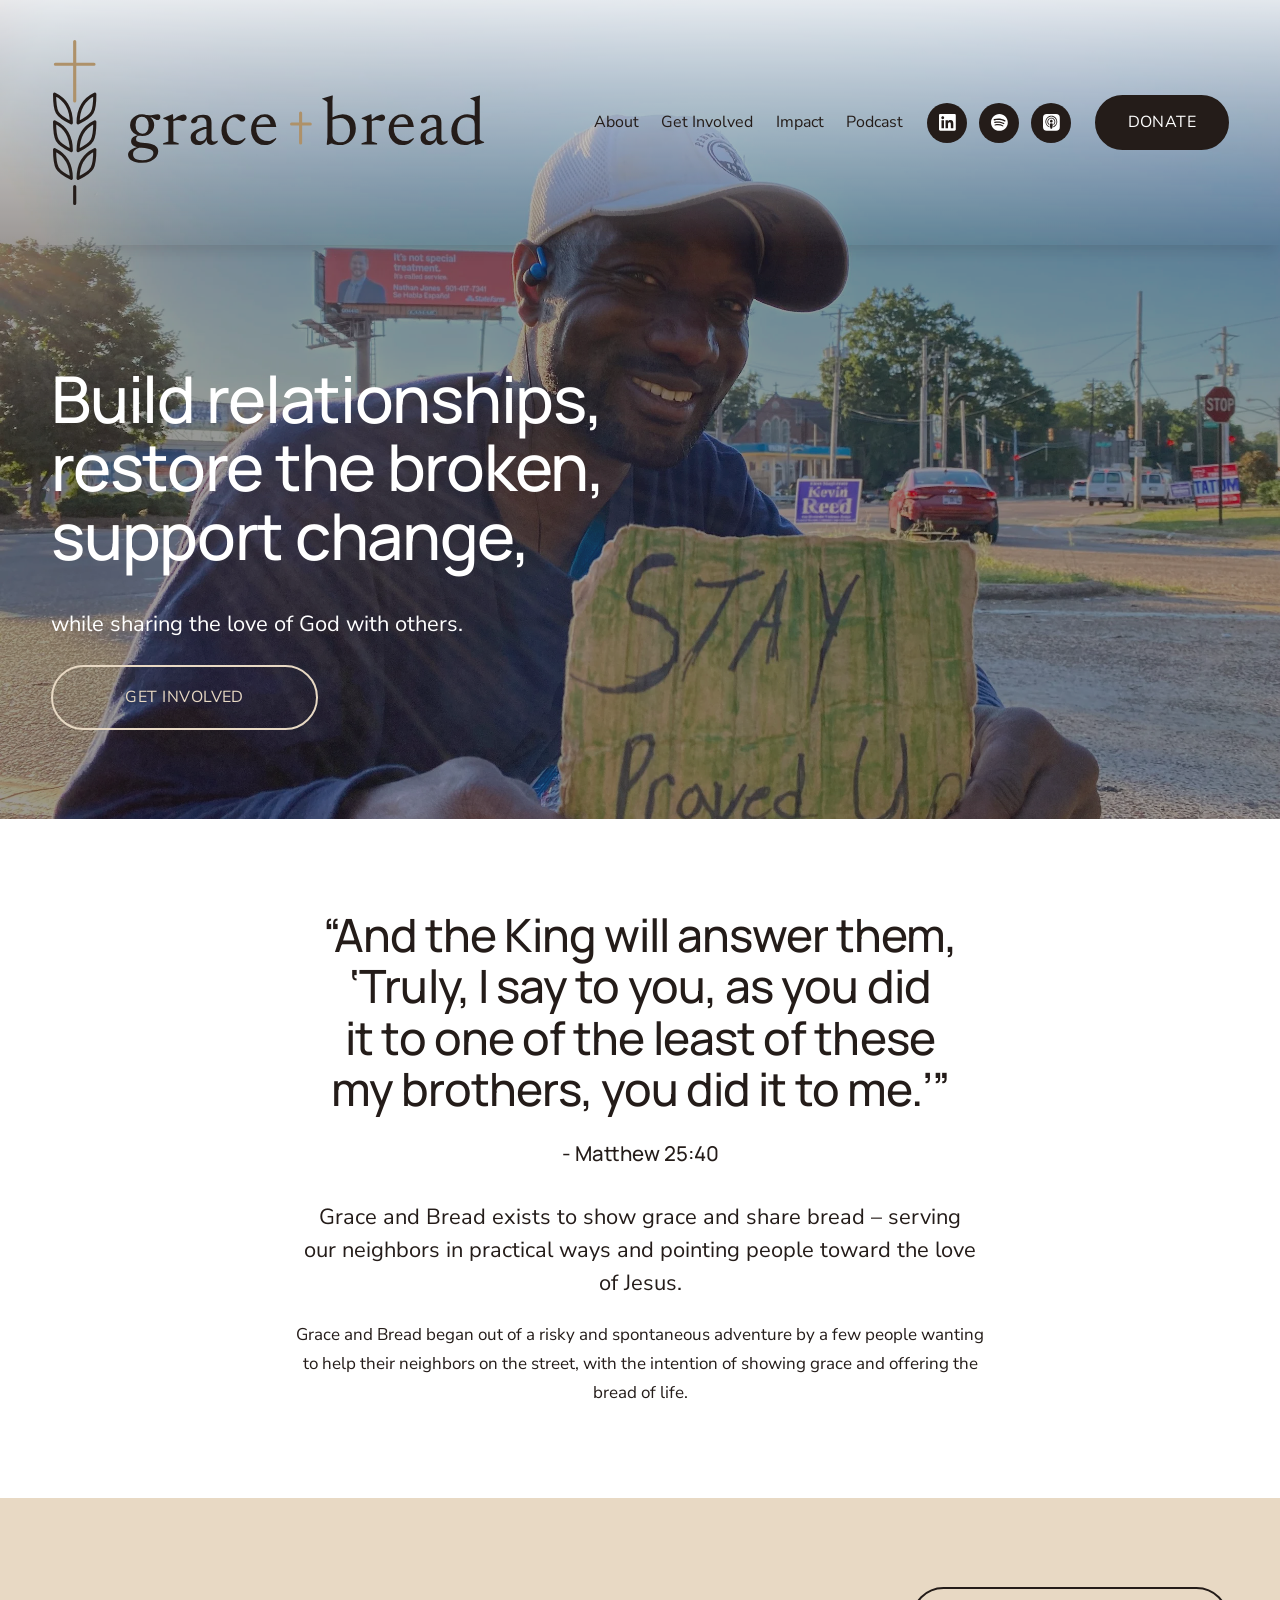
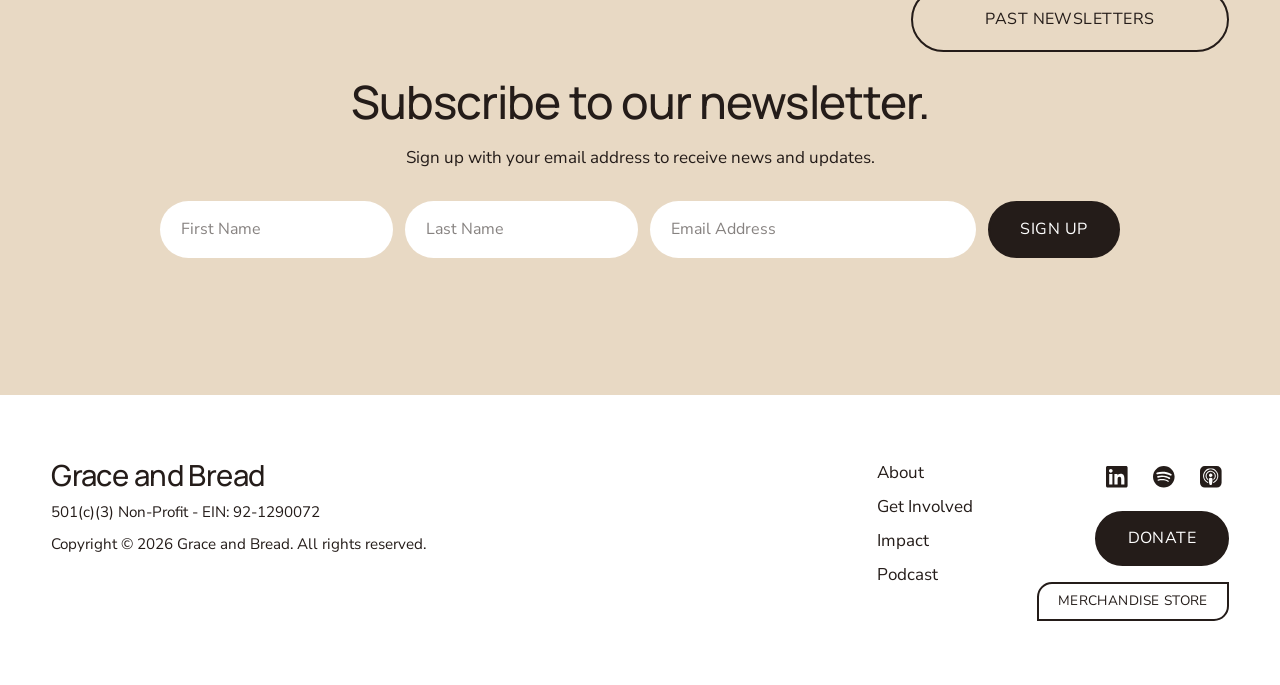
<file: index.html>
<!doctype html>
<html lang="en-US">
<head>
<meta charset="utf-8">
<meta name="viewport" content="width=device-width, initial-scale=1">
<title>Grace and Bread | Show Grace · Share Bread</title>
<meta name="description" content="Discover how Grace and Bread restores communities and shares God&#x27;s love through relationship building, support, and outreach initiatives.">
<link rel="canonical" href="https://graceandbread.org">
<meta name="theme-color" content="#241C19">
<meta property="og:site_name" content="Grace and Bread">
<meta property="og:type" content="website">
<meta property="og:title" content="Show Grace · Share Bread">
<meta property="og:description" content="Discover how Grace and Bread restores communities and shares God&#x27;s love through relationship building, support, and outreach initiatives.">
<meta property="og:url" content="https://graceandbread.org">
<meta property="og:image" content="https://graceandbread.org/assets/brand/og-image.jpg">
<meta name="twitter:card" content="summary_large_image">
<link rel="icon" href="favicon.svg" type="image/svg+xml">
<link rel="icon" href="favicon-32.png" sizes="32x32" type="image/png">
<link rel="apple-touch-icon" href="apple-touch-icon.png">
<link rel="preload" href="assets/fonts/manrope.woff2" as="font" type="font/woff2" crossorigin>
<link rel="preload" href="assets/fonts/nunito-sans.woff2" as="font" type="font/woff2" crossorigin>
<link rel="stylesheet" href="assets/css/site.css">
<script type="application/ld+json">{"@context": "https://schema.org", "@type": "NGO", "name": "Grace and Bread", "url": "https://graceandbread.org/", "logo": "https://graceandbread.org/assets/brand/icon-512.png", "email": "info@showgrace.org", "nonprofitStatus": "Nonprofit501c3", "taxID": "92-1290072", "areaServed": "Memphis, Tennessee", "sameAs": ["https://www.linkedin.com/company/grace-and-bread", "https://open.spotify.com/show/1ldvB0Y8aGOqSL68YrGLQc", "https://podcasts.apple.com/us/podcast/neighbors-on-the-street/id1845269344"]}</script>
</head>
<body>
<a class="skip-link" href="#main">Skip to content</a>
<header class="site-header">
  <div class="container header-inner">
    <a class="site-logo" href="./" aria-label="Grace and Bread home">
      <img src="assets/brand/gb-horizontal-ink.svg" alt="grace + bread" width="1386" height="537">
    </a>
    <div class="header-right">
      <nav class="site-nav" aria-label="Main">
        <a href="about/">About</a>
        <a href="volunteer/">Get Involved</a>
        <a href="https://impact.graceandbread.org" target="_blank" rel="noopener">Impact</a>
        <a href="neighbors-on-the-street/">Podcast</a>
      </nav>
      <div class="social"><a class="icon-link" href="https://www.linkedin.com/company/grace-and-bread" target="_blank" rel="noopener" aria-label="LinkedIn"><svg viewBox="0 0 24 24" aria-hidden="true" focusable="false"><path d="M20.447 20.452h-3.554v-5.569c0-1.328-.027-3.037-1.852-3.037-1.853 0-2.136 1.445-2.136 2.939v5.667H9.351V9h3.414v1.561h.046c.477-.9 1.637-1.85 3.37-1.85 3.601 0 4.267 2.37 4.267 5.455v6.286zM5.337 7.433c-1.144 0-2.063-.926-2.063-2.065 0-1.138.92-2.063 2.063-2.063 1.14 0 2.064.925 2.064 2.063 0 1.139-.925 2.065-2.064 2.065zm1.782 13.019H3.555V9h3.564v11.452zM22.225 0H1.771C.792 0 0 .774 0 1.729v20.542C0 23.227.792 24 1.771 24h20.451C23.2 24 24 23.227 24 22.271V1.729C24 .774 23.2 0 22.222 0h.003z"/></svg></a><a class="icon-link" href="https://open.spotify.com/show/1ldvB0Y8aGOqSL68YrGLQc" target="_blank" rel="noopener" aria-label="Spotify"><svg viewBox="0 0 24 24" aria-hidden="true" focusable="false"><path d="M12 0C5.4 0 0 5.4 0 12s5.4 12 12 12 12-5.4 12-12S18.66 0 12 0zm5.521 17.34c-.24.359-.66.48-1.021.24-2.82-1.74-6.36-2.101-10.561-1.141-.418.122-.779-.179-.899-.539-.12-.421.18-.78.54-.9 4.56-1.021 8.52-.6 11.64 1.32.42.18.479.659.301 1.02zm1.44-3.3c-.301.42-.841.6-1.262.3-3.239-1.98-8.159-2.58-11.939-1.38-.479.12-1.02-.12-1.14-.6-.12-.48.12-1.021.6-1.141C9.6 9.9 15 10.561 18.72 12.84c.361.181.54.78.241 1.2zm.12-3.36C15.24 8.4 8.82 8.16 5.16 9.301c-.6.179-1.2-.181-1.38-.721-.18-.601.18-1.2.72-1.381 4.26-1.26 11.28-1.02 15.721 1.621.539.3.719 1.02.419 1.56-.299.421-1.02.599-1.559.3z"/></svg></a><a class="icon-link" href="https://podcasts.apple.com/us/podcast/neighbors-on-the-street/id1845269344" target="_blank" rel="noopener" aria-label="Apple Podcasts"><svg viewBox="0 0 24 24" aria-hidden="true" focusable="false"><path d="M5.34 0A5.328 5.328 0 000 5.34v13.32A5.328 5.328 0 005.34 24h13.32A5.328 5.328 0 0024 18.66V5.34A5.328 5.328 0 0018.66 0zm6.525 2.568c2.336 0 4.448.902 6.056 2.587 1.224 1.272 1.912 2.619 2.264 4.392.12.59.12 2.2.007 2.864a8.506 8.506 0 01-3.24 5.296c-.608.46-2.096 1.261-2.336 1.261-.088 0-.096-.091-.056-.46.072-.592.144-.715.48-.856.536-.224 1.448-.874 2.008-1.435a7.644 7.644 0 002.008-3.536c.208-.824.184-2.656-.048-3.504-.728-2.696-2.928-4.792-5.624-5.352-.784-.16-2.208-.16-3 0-2.728.56-4.984 2.76-5.672 5.528-.184.752-.184 2.584 0 3.336.456 1.832 1.64 3.512 3.192 4.512.304.2.672.408.824.472.336.144.408.264.472.856.04.36.03.464-.056.464-.056 0-.464-.176-.896-.384l-.04-.03c-2.472-1.216-4.056-3.274-4.632-6.012-.144-.706-.168-2.392-.03-3.04.36-1.74 1.048-3.1 2.192-4.304 1.648-1.737 3.768-2.656 6.128-2.656zm.134 2.81c.409.004.803.04 1.106.106 2.784.62 4.76 3.408 4.376 6.174-.152 1.114-.536 2.03-1.216 2.88-.336.43-1.152 1.15-1.296 1.15-.023 0-.048-.272-.048-.603v-.605l.416-.496c1.568-1.878 1.456-4.502-.256-6.224-.664-.67-1.432-1.064-2.424-1.246-.64-.118-.776-.118-1.448-.008-1.02.167-1.81.562-2.512 1.256-1.72 1.704-1.832 4.342-.264 6.222l.413.496v.608c0 .336-.027.608-.06.608-.03 0-.264-.16-.512-.36l-.034-.011c-.832-.664-1.568-1.842-1.872-2.997-.184-.698-.184-2.024.008-2.72.504-1.878 1.888-3.335 3.808-4.019.41-.145 1.133-.22 1.814-.211zm-.13 2.99c.31 0 .62.06.844.178.488.253.888.745 1.04 1.259.464 1.578-1.208 2.96-2.72 2.254h-.015c-.712-.331-1.096-.956-1.104-1.77 0-.733.408-1.371 1.112-1.745.224-.117.534-.176.844-.176zm-.011 4.728c.988-.004 1.706.349 1.97.97.198.464.124 1.932-.218 4.302-.232 1.656-.36 2.074-.68 2.356-.44.39-1.064.498-1.656.288h-.003c-.716-.257-.87-.605-1.164-2.644-.341-2.37-.416-3.838-.218-4.302.262-.616.974-.966 1.97-.97z"/></svg></a></div>
      <a class="btn btn--primary" href="https://www.zeffy.com/en-US/donation-form/501f2f33-2c6e-4ce9-b588-f0e57f0bc025" target="_blank" rel="noopener">Donate</a>
    </div>
    <button class="menu-toggle" type="button" aria-controls="mobile-menu" aria-expanded="false" aria-label="Open menu"><span></span><span></span><span></span></button>
  </div>
</header>
<script>document.documentElement.style.setProperty("--header-h", document.querySelector(".site-header").offsetHeight + "px")</script>
<div class="mobile-menu" id="mobile-menu" role="dialog" aria-modal="true" aria-label="Menu" hidden>
  <button class="menu-close" type="button" aria-label="Close menu">&times;</button>
  <nav aria-label="Mobile">
        <a href="about/">About</a>
        <a href="volunteer/">Get Involved</a>
        <a href="https://impact.graceandbread.org" target="_blank" rel="noopener">Impact</a>
        <a href="neighbors-on-the-street/">Podcast</a>
  </nav>
  <div class="social"><a class="icon-link" href="https://www.linkedin.com/company/grace-and-bread" target="_blank" rel="noopener" aria-label="LinkedIn"><svg viewBox="0 0 24 24" aria-hidden="true" focusable="false"><path d="M20.447 20.452h-3.554v-5.569c0-1.328-.027-3.037-1.852-3.037-1.853 0-2.136 1.445-2.136 2.939v5.667H9.351V9h3.414v1.561h.046c.477-.9 1.637-1.85 3.37-1.85 3.601 0 4.267 2.37 4.267 5.455v6.286zM5.337 7.433c-1.144 0-2.063-.926-2.063-2.065 0-1.138.92-2.063 2.063-2.063 1.14 0 2.064.925 2.064 2.063 0 1.139-.925 2.065-2.064 2.065zm1.782 13.019H3.555V9h3.564v11.452zM22.225 0H1.771C.792 0 0 .774 0 1.729v20.542C0 23.227.792 24 1.771 24h20.451C23.2 24 24 23.227 24 22.271V1.729C24 .774 23.2 0 22.222 0h.003z"/></svg></a><a class="icon-link" href="https://open.spotify.com/show/1ldvB0Y8aGOqSL68YrGLQc" target="_blank" rel="noopener" aria-label="Spotify"><svg viewBox="0 0 24 24" aria-hidden="true" focusable="false"><path d="M12 0C5.4 0 0 5.4 0 12s5.4 12 12 12 12-5.4 12-12S18.66 0 12 0zm5.521 17.34c-.24.359-.66.48-1.021.24-2.82-1.74-6.36-2.101-10.561-1.141-.418.122-.779-.179-.899-.539-.12-.421.18-.78.54-.9 4.56-1.021 8.52-.6 11.64 1.32.42.18.479.659.301 1.02zm1.44-3.3c-.301.42-.841.6-1.262.3-3.239-1.98-8.159-2.58-11.939-1.38-.479.12-1.02-.12-1.14-.6-.12-.48.12-1.021.6-1.141C9.6 9.9 15 10.561 18.72 12.84c.361.181.54.78.241 1.2zm.12-3.36C15.24 8.4 8.82 8.16 5.16 9.301c-.6.179-1.2-.181-1.38-.721-.18-.601.18-1.2.72-1.381 4.26-1.26 11.28-1.02 15.721 1.621.539.3.719 1.02.419 1.56-.299.421-1.02.599-1.559.3z"/></svg></a><a class="icon-link" href="https://podcasts.apple.com/us/podcast/neighbors-on-the-street/id1845269344" target="_blank" rel="noopener" aria-label="Apple Podcasts"><svg viewBox="0 0 24 24" aria-hidden="true" focusable="false"><path d="M5.34 0A5.328 5.328 0 000 5.34v13.32A5.328 5.328 0 005.34 24h13.32A5.328 5.328 0 0024 18.66V5.34A5.328 5.328 0 0018.66 0zm6.525 2.568c2.336 0 4.448.902 6.056 2.587 1.224 1.272 1.912 2.619 2.264 4.392.12.59.12 2.2.007 2.864a8.506 8.506 0 01-3.24 5.296c-.608.46-2.096 1.261-2.336 1.261-.088 0-.096-.091-.056-.46.072-.592.144-.715.48-.856.536-.224 1.448-.874 2.008-1.435a7.644 7.644 0 002.008-3.536c.208-.824.184-2.656-.048-3.504-.728-2.696-2.928-4.792-5.624-5.352-.784-.16-2.208-.16-3 0-2.728.56-4.984 2.76-5.672 5.528-.184.752-.184 2.584 0 3.336.456 1.832 1.64 3.512 3.192 4.512.304.2.672.408.824.472.336.144.408.264.472.856.04.36.03.464-.056.464-.056 0-.464-.176-.896-.384l-.04-.03c-2.472-1.216-4.056-3.274-4.632-6.012-.144-.706-.168-2.392-.03-3.04.36-1.74 1.048-3.1 2.192-4.304 1.648-1.737 3.768-2.656 6.128-2.656zm.134 2.81c.409.004.803.04 1.106.106 2.784.62 4.76 3.408 4.376 6.174-.152 1.114-.536 2.03-1.216 2.88-.336.43-1.152 1.15-1.296 1.15-.023 0-.048-.272-.048-.603v-.605l.416-.496c1.568-1.878 1.456-4.502-.256-6.224-.664-.67-1.432-1.064-2.424-1.246-.64-.118-.776-.118-1.448-.008-1.02.167-1.81.562-2.512 1.256-1.72 1.704-1.832 4.342-.264 6.222l.413.496v.608c0 .336-.027.608-.06.608-.03 0-.264-.16-.512-.36l-.034-.011c-.832-.664-1.568-1.842-1.872-2.997-.184-.698-.184-2.024.008-2.72.504-1.878 1.888-3.335 3.808-4.019.41-.145 1.133-.22 1.814-.211zm-.13 2.99c.31 0 .62.06.844.178.488.253.888.745 1.04 1.259.464 1.578-1.208 2.96-2.72 2.254h-.015c-.712-.331-1.096-.956-1.104-1.77 0-.733.408-1.371 1.112-1.745.224-.117.534-.176.844-.176zm-.011 4.728c.988-.004 1.706.349 1.97.97.198.464.124 1.932-.218 4.302-.232 1.656-.36 2.074-.68 2.356-.44.39-1.064.498-1.656.288h-.003c-.716-.257-.87-.605-1.164-2.644-.341-2.37-.416-3.838-.218-4.302.262-.616.974-.966 1.97-.97z"/></svg></a></div>
  <a class="btn btn--primary" href="https://www.zeffy.com/en-US/donation-form/501f2f33-2c6e-4ce9-b588-f0e57f0bc025" target="_blank" rel="noopener">Donate</a>
</div>
<main id="main">
<section class="hero" data-theme="black" aria-labelledby="hero-title">
  <img class="hero-bg" src="assets/img/home-hero.jpg" alt="" style="object-position:59.4% 7.2%" fetchpriority="high">
  <div class="hero-overlay" style="opacity:.45"></div>
  <div class="container">
    <div class="hero-copy">
      <h1 id="hero-title">Build relationships, <br>restore the broken, <br>support change,</h1>
      <p class="large">while sharing the love of God with others.</p>
      <a class="btn btn--secondary btn--large" href="volunteer/">Get Involved</a>
    </div>
  </div>
</section>

<section class="section">
  <div class="container center-col">
    <h2>&ldquo;And the King will answer them, &lsquo;Truly, I say to you, as you did it to one of the least of these my brothers, you did it to me.&rsquo;&rdquo;</h2>
    <h4>-&nbsp;Matthew 25:40</h4>
    <p class="large">Grace and Bread exists to show grace and share bread &ndash; serving our neighbors in practical ways and pointing people toward the love of Jesus.</p>
    <p>Grace and Bread began out of a risky and spontaneous adventure by a few people wanting to help their neighbors on the street, with the intention of showing grace and offering the bread of life.</p>
  </div>
</section>
<section class="section newsletter" data-theme="bright-inverse" aria-labelledby="nl-title">
  <div class="container">
    <div class="newsletter-archive"><a class="btn btn--secondary btn--large" href="https://us17.campaign-archive.com/home/?u=65bce3fe601ee6ae03822fba6&amp;id=89d9757425" target="_blank" rel="noopener">Past Newsletters</a></div>
    <div class="newsletter-block">
      <h2 id="nl-title">Subscribe to our newsletter.</h2>
      <p>Sign up with your email address to receive news and updates.</p>
      <div>
        <form class="form-inline" action="https://graceandbread.us17.list-manage.com/subscribe/post?u=65bce3fe601ee6ae03822fba6&amp;id=89d9757425" method="POST" target="_blank" data-mailchimp>
          <div class="field"><label class="visually-hidden" for="nl-first">First Name</label><input id="nl-first" name="FNAME" placeholder="First Name" autocomplete="given-name" maxlength="30"></div>
          <div class="field"><label class="visually-hidden" for="nl-last">Last Name</label><input id="nl-last" name="LNAME" placeholder="Last Name" autocomplete="family-name" maxlength="30"></div>
          <div class="field field--email"><label class="visually-hidden" for="nl-email">Email Address</label><input id="nl-email" type="email" name="EMAIL" placeholder="Email Address" autocomplete="email" required></div>
          <button class="btn btn--primary" type="submit">Sign Up</button>
          <div class="form__hp" aria-hidden="true"><input type="text" name="b_65bce3fe601ee6ae03822fba6_89d9757425" tabindex="-1" value=""></div>
          <p class="form__status" role="status" aria-live="polite" style="grid-column:1/-1"></p>
        </form>
        <p class="form__done" tabindex="-1" hidden>Thank you!<small></small></p>
      </div>
    </div>
  </div>
</section>
</main>
<footer class="site-footer">
  <div class="container footer-grid">
    <div class="footer-info">
      <h3>Grace and Bread</h3>
      <p>501(c)(3) Non-Profit - EIN: 92-1290072</p>
      <p>Copyright &copy; <span data-year>2026</span> Grace and Bread. All rights reserved.</p>
    </div>
    <nav class="footer-nav" aria-label="Footer">
        <a href="about/">About</a>
        <a href="volunteer/">Get Involved</a>
        <a href="https://impact.graceandbread.org" target="_blank" rel="noopener">Impact</a>
        <a href="neighbors-on-the-street/">Podcast</a>
    </nav>
    <div class="footer-actions">
      <div class="social"><a class="icon-link" href="https://www.linkedin.com/company/grace-and-bread" target="_blank" rel="noopener" aria-label="LinkedIn"><svg viewBox="0 0 24 24" aria-hidden="true" focusable="false"><path d="M20.447 20.452h-3.554v-5.569c0-1.328-.027-3.037-1.852-3.037-1.853 0-2.136 1.445-2.136 2.939v5.667H9.351V9h3.414v1.561h.046c.477-.9 1.637-1.85 3.37-1.85 3.601 0 4.267 2.37 4.267 5.455v6.286zM5.337 7.433c-1.144 0-2.063-.926-2.063-2.065 0-1.138.92-2.063 2.063-2.063 1.14 0 2.064.925 2.064 2.063 0 1.139-.925 2.065-2.064 2.065zm1.782 13.019H3.555V9h3.564v11.452zM22.225 0H1.771C.792 0 0 .774 0 1.729v20.542C0 23.227.792 24 1.771 24h20.451C23.2 24 24 23.227 24 22.271V1.729C24 .774 23.2 0 22.222 0h.003z"/></svg></a><a class="icon-link" href="https://open.spotify.com/show/1ldvB0Y8aGOqSL68YrGLQc" target="_blank" rel="noopener" aria-label="Spotify"><svg viewBox="0 0 24 24" aria-hidden="true" focusable="false"><path d="M12 0C5.4 0 0 5.4 0 12s5.4 12 12 12 12-5.4 12-12S18.66 0 12 0zm5.521 17.34c-.24.359-.66.48-1.021.24-2.82-1.74-6.36-2.101-10.561-1.141-.418.122-.779-.179-.899-.539-.12-.421.18-.78.54-.9 4.56-1.021 8.52-.6 11.64 1.32.42.18.479.659.301 1.02zm1.44-3.3c-.301.42-.841.6-1.262.3-3.239-1.98-8.159-2.58-11.939-1.38-.479.12-1.02-.12-1.14-.6-.12-.48.12-1.021.6-1.141C9.6 9.9 15 10.561 18.72 12.84c.361.181.54.78.241 1.2zm.12-3.36C15.24 8.4 8.82 8.16 5.16 9.301c-.6.179-1.2-.181-1.38-.721-.18-.601.18-1.2.72-1.381 4.26-1.26 11.28-1.02 15.721 1.621.539.3.719 1.02.419 1.56-.299.421-1.02.599-1.559.3z"/></svg></a><a class="icon-link" href="https://podcasts.apple.com/us/podcast/neighbors-on-the-street/id1845269344" target="_blank" rel="noopener" aria-label="Apple Podcasts"><svg viewBox="0 0 24 24" aria-hidden="true" focusable="false"><path d="M5.34 0A5.328 5.328 0 000 5.34v13.32A5.328 5.328 0 005.34 24h13.32A5.328 5.328 0 0024 18.66V5.34A5.328 5.328 0 0018.66 0zm6.525 2.568c2.336 0 4.448.902 6.056 2.587 1.224 1.272 1.912 2.619 2.264 4.392.12.59.12 2.2.007 2.864a8.506 8.506 0 01-3.24 5.296c-.608.46-2.096 1.261-2.336 1.261-.088 0-.096-.091-.056-.46.072-.592.144-.715.48-.856.536-.224 1.448-.874 2.008-1.435a7.644 7.644 0 002.008-3.536c.208-.824.184-2.656-.048-3.504-.728-2.696-2.928-4.792-5.624-5.352-.784-.16-2.208-.16-3 0-2.728.56-4.984 2.76-5.672 5.528-.184.752-.184 2.584 0 3.336.456 1.832 1.64 3.512 3.192 4.512.304.2.672.408.824.472.336.144.408.264.472.856.04.36.03.464-.056.464-.056 0-.464-.176-.896-.384l-.04-.03c-2.472-1.216-4.056-3.274-4.632-6.012-.144-.706-.168-2.392-.03-3.04.36-1.74 1.048-3.1 2.192-4.304 1.648-1.737 3.768-2.656 6.128-2.656zm.134 2.81c.409.004.803.04 1.106.106 2.784.62 4.76 3.408 4.376 6.174-.152 1.114-.536 2.03-1.216 2.88-.336.43-1.152 1.15-1.296 1.15-.023 0-.048-.272-.048-.603v-.605l.416-.496c1.568-1.878 1.456-4.502-.256-6.224-.664-.67-1.432-1.064-2.424-1.246-.64-.118-.776-.118-1.448-.008-1.02.167-1.81.562-2.512 1.256-1.72 1.704-1.832 4.342-.264 6.222l.413.496v.608c0 .336-.027.608-.06.608-.03 0-.264-.16-.512-.36l-.034-.011c-.832-.664-1.568-1.842-1.872-2.997-.184-.698-.184-2.024.008-2.72.504-1.878 1.888-3.335 3.808-4.019.41-.145 1.133-.22 1.814-.211zm-.13 2.99c.31 0 .62.06.844.178.488.253.888.745 1.04 1.259.464 1.578-1.208 2.96-2.72 2.254h-.015c-.712-.331-1.096-.956-1.104-1.77 0-.733.408-1.371 1.112-1.745.224-.117.534-.176.844-.176zm-.011 4.728c.988-.004 1.706.349 1.97.97.198.464.124 1.932-.218 4.302-.232 1.656-.36 2.074-.68 2.356-.44.39-1.064.498-1.656.288h-.003c-.716-.257-.87-.605-1.164-2.644-.341-2.37-.416-3.838-.218-4.302.262-.616.974-.966 1.97-.97z"/></svg></a></div>
      <a class="btn btn--primary" href="https://www.zeffy.com/en-US/donation-form/501f2f33-2c6e-4ce9-b588-f0e57f0bc025" target="_blank" rel="noopener">Donate</a>
      <a class="btn btn--tertiary" href="https://www.bonfire.com/store/graceandbread/" target="_blank" rel="noopener">Merchandise Store</a>
    </div>
  </div>
</footer>
<script src="assets/js/site.js" defer></script>
</body>
</html>
</file>
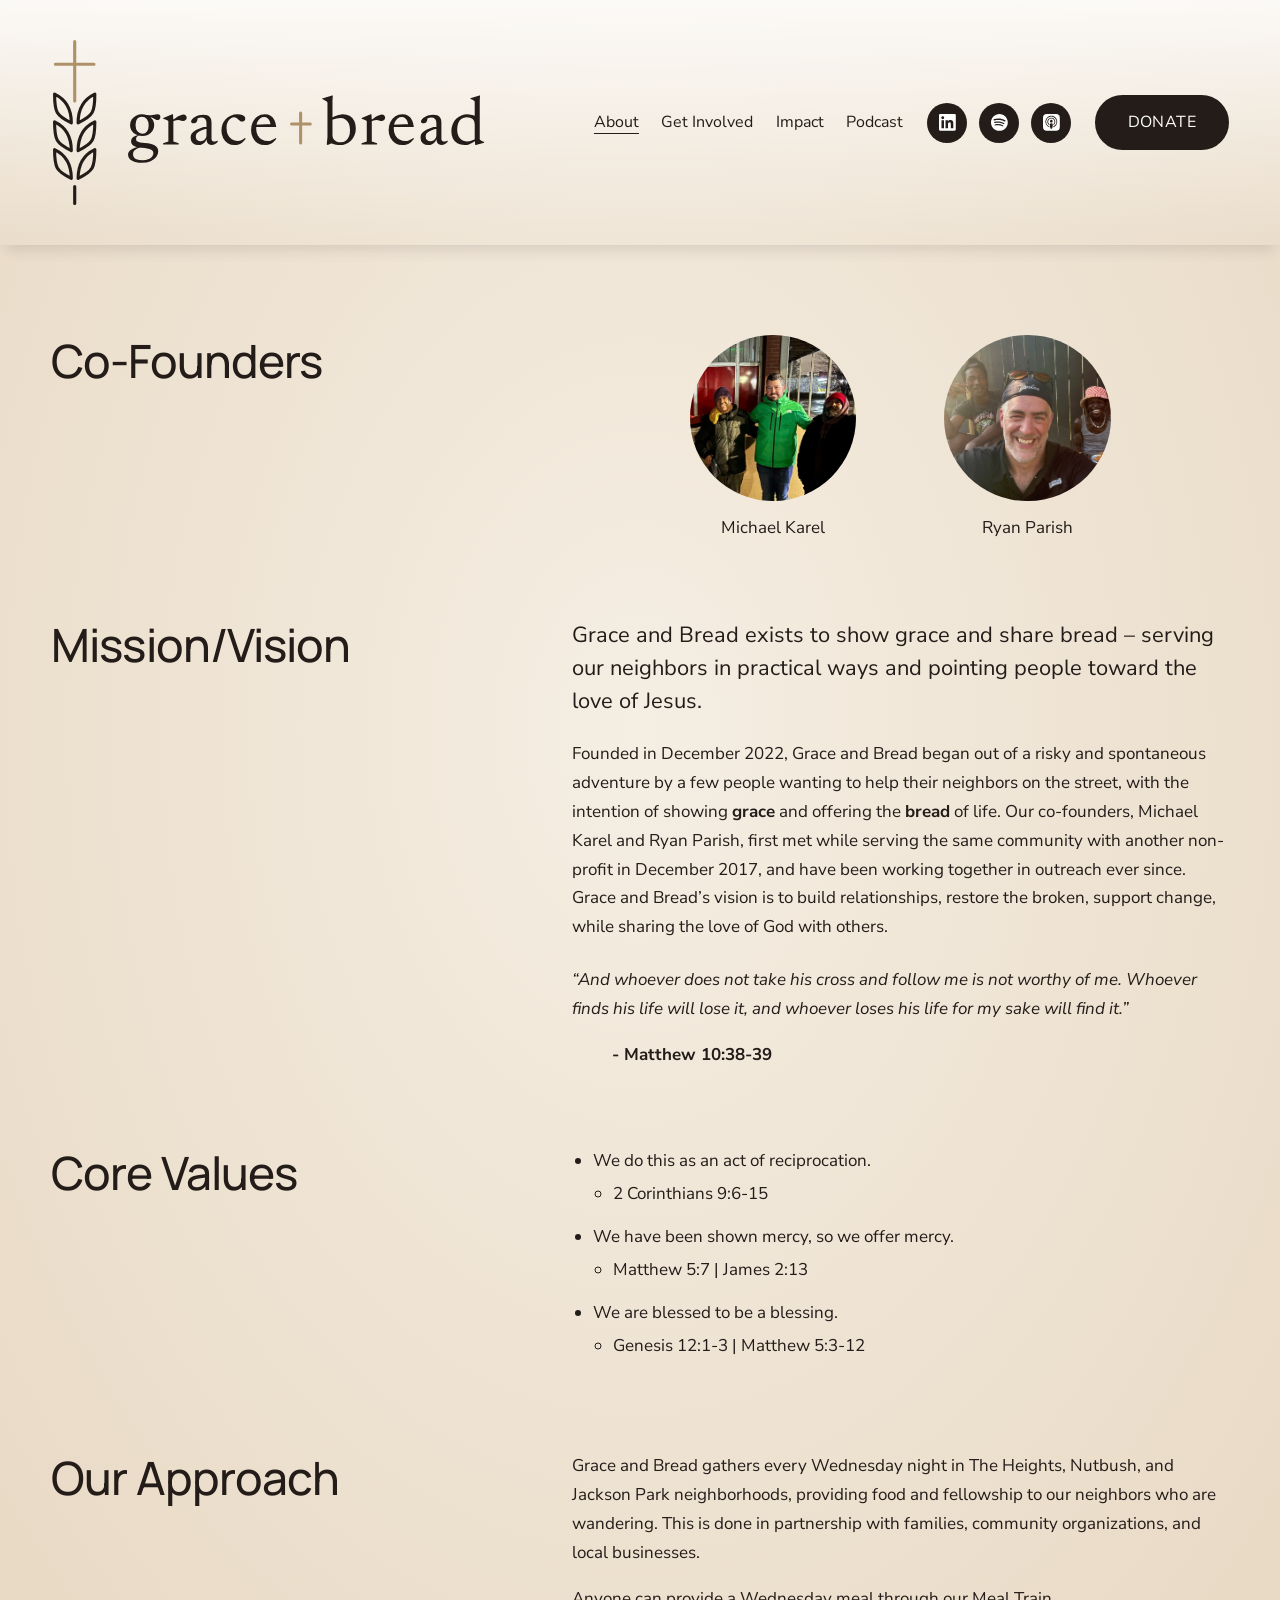
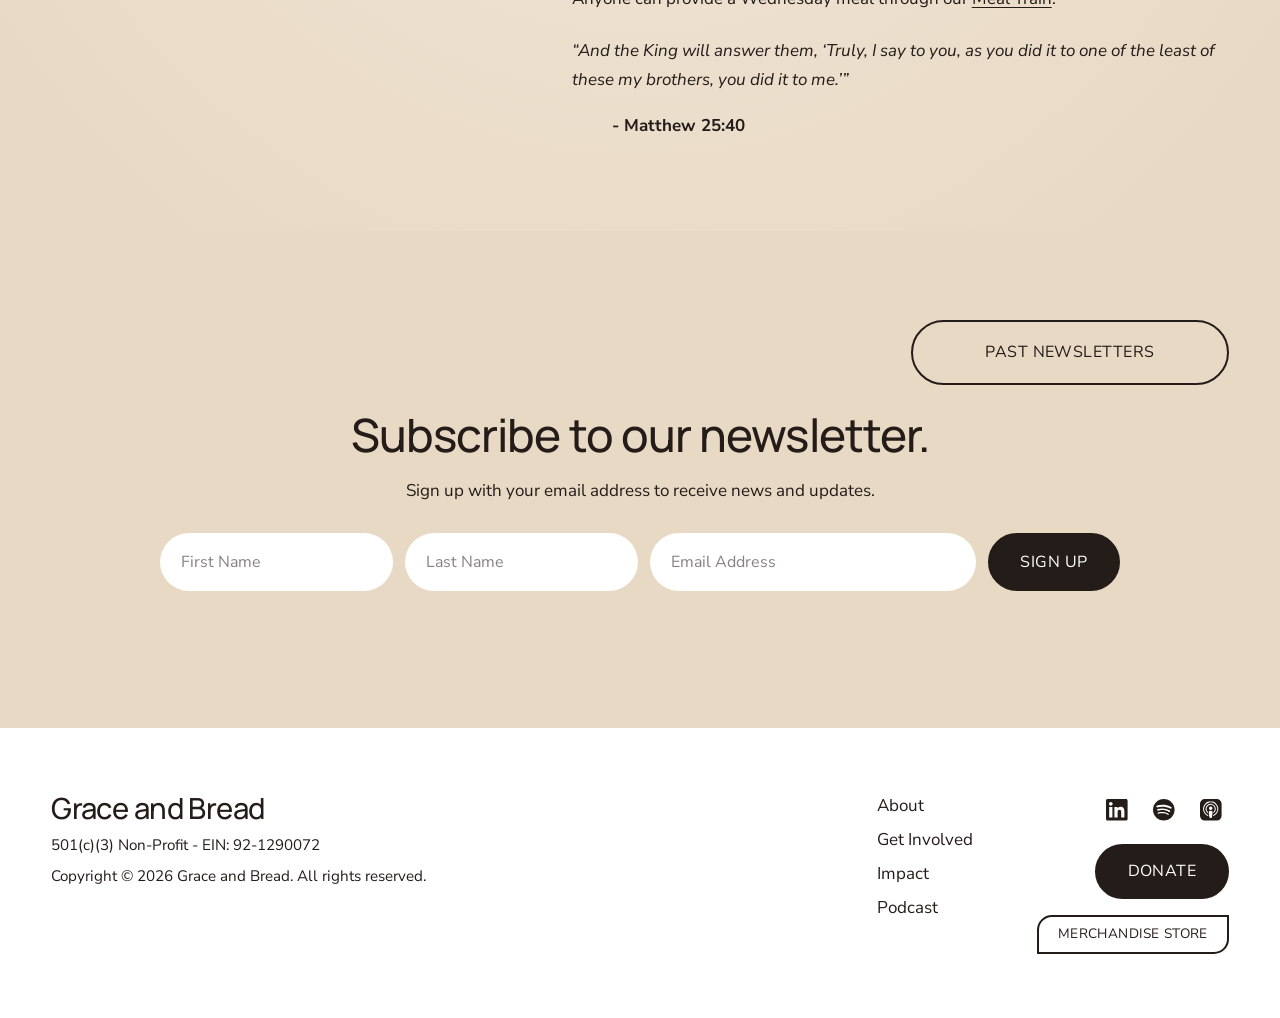
<file: about/index.html>
<!doctype html>
<html lang="en-US">
<head>
<meta charset="utf-8">
<meta name="viewport" content="width=device-width, initial-scale=1">
<title>About | Grace and Bread</title>
<meta name="description" content="Discover how Grace and Bread supports communities through compassion, food, and fellowship, sharing love and restoring relationships since 2022.">
<link rel="canonical" href="https://graceandbread.org/about">
<meta name="theme-color" content="#241C19">
<meta property="og:site_name" content="Grace and Bread">
<meta property="og:type" content="website">
<meta property="og:title" content="About | Grace and Bread">
<meta property="og:description" content="Discover how Grace and Bread supports communities through compassion, food, and fellowship, sharing love and restoring relationships since 2022.">
<meta property="og:url" content="https://graceandbread.org/about">
<meta property="og:image" content="https://graceandbread.org/assets/brand/og-image.jpg">
<meta name="twitter:card" content="summary_large_image">
<link rel="icon" href="../favicon.svg" type="image/svg+xml">
<link rel="icon" href="../favicon-32.png" sizes="32x32" type="image/png">
<link rel="apple-touch-icon" href="../apple-touch-icon.png">
<link rel="preload" href="../assets/fonts/manrope.woff2" as="font" type="font/woff2" crossorigin>
<link rel="preload" href="../assets/fonts/nunito-sans.woff2" as="font" type="font/woff2" crossorigin>
<link rel="stylesheet" href="../assets/css/site.css">
</head>
<body>
<a class="skip-link" href="#main">Skip to content</a>
<header class="site-header">
  <div class="container header-inner">
    <a class="site-logo" href="../" aria-label="Grace and Bread home">
      <img src="../assets/brand/gb-horizontal-ink.svg" alt="grace + bread" width="1386" height="537">
    </a>
    <div class="header-right">
      <nav class="site-nav" aria-label="Main">
        <a href="../about/" aria-current="page">About</a>
        <a href="../volunteer/">Get Involved</a>
        <a href="https://impact.graceandbread.org" target="_blank" rel="noopener">Impact</a>
        <a href="../neighbors-on-the-street/">Podcast</a>
      </nav>
      <div class="social"><a class="icon-link" href="https://www.linkedin.com/company/grace-and-bread" target="_blank" rel="noopener" aria-label="LinkedIn"><svg viewBox="0 0 24 24" aria-hidden="true" focusable="false"><path d="M20.447 20.452h-3.554v-5.569c0-1.328-.027-3.037-1.852-3.037-1.853 0-2.136 1.445-2.136 2.939v5.667H9.351V9h3.414v1.561h.046c.477-.9 1.637-1.85 3.37-1.85 3.601 0 4.267 2.37 4.267 5.455v6.286zM5.337 7.433c-1.144 0-2.063-.926-2.063-2.065 0-1.138.92-2.063 2.063-2.063 1.14 0 2.064.925 2.064 2.063 0 1.139-.925 2.065-2.064 2.065zm1.782 13.019H3.555V9h3.564v11.452zM22.225 0H1.771C.792 0 0 .774 0 1.729v20.542C0 23.227.792 24 1.771 24h20.451C23.2 24 24 23.227 24 22.271V1.729C24 .774 23.2 0 22.222 0h.003z"/></svg></a><a class="icon-link" href="https://open.spotify.com/show/1ldvB0Y8aGOqSL68YrGLQc" target="_blank" rel="noopener" aria-label="Spotify"><svg viewBox="0 0 24 24" aria-hidden="true" focusable="false"><path d="M12 0C5.4 0 0 5.4 0 12s5.4 12 12 12 12-5.4 12-12S18.66 0 12 0zm5.521 17.34c-.24.359-.66.48-1.021.24-2.82-1.74-6.36-2.101-10.561-1.141-.418.122-.779-.179-.899-.539-.12-.421.18-.78.54-.9 4.56-1.021 8.52-.6 11.64 1.32.42.18.479.659.301 1.02zm1.44-3.3c-.301.42-.841.6-1.262.3-3.239-1.98-8.159-2.58-11.939-1.38-.479.12-1.02-.12-1.14-.6-.12-.48.12-1.021.6-1.141C9.6 9.9 15 10.561 18.72 12.84c.361.181.54.78.241 1.2zm.12-3.36C15.24 8.4 8.82 8.16 5.16 9.301c-.6.179-1.2-.181-1.38-.721-.18-.601.18-1.2.72-1.381 4.26-1.26 11.28-1.02 15.721 1.621.539.3.719 1.02.419 1.56-.299.421-1.02.599-1.559.3z"/></svg></a><a class="icon-link" href="https://podcasts.apple.com/us/podcast/neighbors-on-the-street/id1845269344" target="_blank" rel="noopener" aria-label="Apple Podcasts"><svg viewBox="0 0 24 24" aria-hidden="true" focusable="false"><path d="M5.34 0A5.328 5.328 0 000 5.34v13.32A5.328 5.328 0 005.34 24h13.32A5.328 5.328 0 0024 18.66V5.34A5.328 5.328 0 0018.66 0zm6.525 2.568c2.336 0 4.448.902 6.056 2.587 1.224 1.272 1.912 2.619 2.264 4.392.12.59.12 2.2.007 2.864a8.506 8.506 0 01-3.24 5.296c-.608.46-2.096 1.261-2.336 1.261-.088 0-.096-.091-.056-.46.072-.592.144-.715.48-.856.536-.224 1.448-.874 2.008-1.435a7.644 7.644 0 002.008-3.536c.208-.824.184-2.656-.048-3.504-.728-2.696-2.928-4.792-5.624-5.352-.784-.16-2.208-.16-3 0-2.728.56-4.984 2.76-5.672 5.528-.184.752-.184 2.584 0 3.336.456 1.832 1.64 3.512 3.192 4.512.304.2.672.408.824.472.336.144.408.264.472.856.04.36.03.464-.056.464-.056 0-.464-.176-.896-.384l-.04-.03c-2.472-1.216-4.056-3.274-4.632-6.012-.144-.706-.168-2.392-.03-3.04.36-1.74 1.048-3.1 2.192-4.304 1.648-1.737 3.768-2.656 6.128-2.656zm.134 2.81c.409.004.803.04 1.106.106 2.784.62 4.76 3.408 4.376 6.174-.152 1.114-.536 2.03-1.216 2.88-.336.43-1.152 1.15-1.296 1.15-.023 0-.048-.272-.048-.603v-.605l.416-.496c1.568-1.878 1.456-4.502-.256-6.224-.664-.67-1.432-1.064-2.424-1.246-.64-.118-.776-.118-1.448-.008-1.02.167-1.81.562-2.512 1.256-1.72 1.704-1.832 4.342-.264 6.222l.413.496v.608c0 .336-.027.608-.06.608-.03 0-.264-.16-.512-.36l-.034-.011c-.832-.664-1.568-1.842-1.872-2.997-.184-.698-.184-2.024.008-2.72.504-1.878 1.888-3.335 3.808-4.019.41-.145 1.133-.22 1.814-.211zm-.13 2.99c.31 0 .62.06.844.178.488.253.888.745 1.04 1.259.464 1.578-1.208 2.96-2.72 2.254h-.015c-.712-.331-1.096-.956-1.104-1.77 0-.733.408-1.371 1.112-1.745.224-.117.534-.176.844-.176zm-.011 4.728c.988-.004 1.706.349 1.97.97.198.464.124 1.932-.218 4.302-.232 1.656-.36 2.074-.68 2.356-.44.39-1.064.498-1.656.288h-.003c-.716-.257-.87-.605-1.164-2.644-.341-2.37-.416-3.838-.218-4.302.262-.616.974-.966 1.97-.97z"/></svg></a></div>
      <a class="btn btn--primary" href="https://www.zeffy.com/en-US/donation-form/501f2f33-2c6e-4ce9-b588-f0e57f0bc025" target="_blank" rel="noopener">Donate</a>
    </div>
    <button class="menu-toggle" type="button" aria-controls="mobile-menu" aria-expanded="false" aria-label="Open menu"><span></span><span></span><span></span></button>
  </div>
</header>
<script>document.documentElement.style.setProperty("--header-h", document.querySelector(".site-header").offsetHeight + "px")</script>
<div class="mobile-menu" id="mobile-menu" role="dialog" aria-modal="true" aria-label="Menu" hidden>
  <button class="menu-close" type="button" aria-label="Close menu">&times;</button>
  <nav aria-label="Mobile">
        <a href="../about/" aria-current="page">About</a>
        <a href="../volunteer/">Get Involved</a>
        <a href="https://impact.graceandbread.org" target="_blank" rel="noopener">Impact</a>
        <a href="../neighbors-on-the-street/">Podcast</a>
  </nav>
  <div class="social"><a class="icon-link" href="https://www.linkedin.com/company/grace-and-bread" target="_blank" rel="noopener" aria-label="LinkedIn"><svg viewBox="0 0 24 24" aria-hidden="true" focusable="false"><path d="M20.447 20.452h-3.554v-5.569c0-1.328-.027-3.037-1.852-3.037-1.853 0-2.136 1.445-2.136 2.939v5.667H9.351V9h3.414v1.561h.046c.477-.9 1.637-1.85 3.37-1.85 3.601 0 4.267 2.37 4.267 5.455v6.286zM5.337 7.433c-1.144 0-2.063-.926-2.063-2.065 0-1.138.92-2.063 2.063-2.063 1.14 0 2.064.925 2.064 2.063 0 1.139-.925 2.065-2.064 2.065zm1.782 13.019H3.555V9h3.564v11.452zM22.225 0H1.771C.792 0 0 .774 0 1.729v20.542C0 23.227.792 24 1.771 24h20.451C23.2 24 24 23.227 24 22.271V1.729C24 .774 23.2 0 22.222 0h.003z"/></svg></a><a class="icon-link" href="https://open.spotify.com/show/1ldvB0Y8aGOqSL68YrGLQc" target="_blank" rel="noopener" aria-label="Spotify"><svg viewBox="0 0 24 24" aria-hidden="true" focusable="false"><path d="M12 0C5.4 0 0 5.4 0 12s5.4 12 12 12 12-5.4 12-12S18.66 0 12 0zm5.521 17.34c-.24.359-.66.48-1.021.24-2.82-1.74-6.36-2.101-10.561-1.141-.418.122-.779-.179-.899-.539-.12-.421.18-.78.54-.9 4.56-1.021 8.52-.6 11.64 1.32.42.18.479.659.301 1.02zm1.44-3.3c-.301.42-.841.6-1.262.3-3.239-1.98-8.159-2.58-11.939-1.38-.479.12-1.02-.12-1.14-.6-.12-.48.12-1.021.6-1.141C9.6 9.9 15 10.561 18.72 12.84c.361.181.54.78.241 1.2zm.12-3.36C15.24 8.4 8.82 8.16 5.16 9.301c-.6.179-1.2-.181-1.38-.721-.18-.601.18-1.2.72-1.381 4.26-1.26 11.28-1.02 15.721 1.621.539.3.719 1.02.419 1.56-.299.421-1.02.599-1.559.3z"/></svg></a><a class="icon-link" href="https://podcasts.apple.com/us/podcast/neighbors-on-the-street/id1845269344" target="_blank" rel="noopener" aria-label="Apple Podcasts"><svg viewBox="0 0 24 24" aria-hidden="true" focusable="false"><path d="M5.34 0A5.328 5.328 0 000 5.34v13.32A5.328 5.328 0 005.34 24h13.32A5.328 5.328 0 0024 18.66V5.34A5.328 5.328 0 0018.66 0zm6.525 2.568c2.336 0 4.448.902 6.056 2.587 1.224 1.272 1.912 2.619 2.264 4.392.12.59.12 2.2.007 2.864a8.506 8.506 0 01-3.24 5.296c-.608.46-2.096 1.261-2.336 1.261-.088 0-.096-.091-.056-.46.072-.592.144-.715.48-.856.536-.224 1.448-.874 2.008-1.435a7.644 7.644 0 002.008-3.536c.208-.824.184-2.656-.048-3.504-.728-2.696-2.928-4.792-5.624-5.352-.784-.16-2.208-.16-3 0-2.728.56-4.984 2.76-5.672 5.528-.184.752-.184 2.584 0 3.336.456 1.832 1.64 3.512 3.192 4.512.304.2.672.408.824.472.336.144.408.264.472.856.04.36.03.464-.056.464-.056 0-.464-.176-.896-.384l-.04-.03c-2.472-1.216-4.056-3.274-4.632-6.012-.144-.706-.168-2.392-.03-3.04.36-1.74 1.048-3.1 2.192-4.304 1.648-1.737 3.768-2.656 6.128-2.656zm.134 2.81c.409.004.803.04 1.106.106 2.784.62 4.76 3.408 4.376 6.174-.152 1.114-.536 2.03-1.216 2.88-.336.43-1.152 1.15-1.296 1.15-.023 0-.048-.272-.048-.603v-.605l.416-.496c1.568-1.878 1.456-4.502-.256-6.224-.664-.67-1.432-1.064-2.424-1.246-.64-.118-.776-.118-1.448-.008-1.02.167-1.81.562-2.512 1.256-1.72 1.704-1.832 4.342-.264 6.222l.413.496v.608c0 .336-.027.608-.06.608-.03 0-.264-.16-.512-.36l-.034-.011c-.832-.664-1.568-1.842-1.872-2.997-.184-.698-.184-2.024.008-2.72.504-1.878 1.888-3.335 3.808-4.019.41-.145 1.133-.22 1.814-.211zm-.13 2.99c.31 0 .62.06.844.178.488.253.888.745 1.04 1.259.464 1.578-1.208 2.96-2.72 2.254h-.015c-.712-.331-1.096-.956-1.104-1.77 0-.733.408-1.371 1.112-1.745.224-.117.534-.176.844-.176zm-.011 4.728c.988-.004 1.706.349 1.97.97.198.464.124 1.932-.218 4.302-.232 1.656-.36 2.074-.68 2.356-.44.39-1.064.498-1.656.288h-.003c-.716-.257-.87-.605-1.164-2.644-.341-2.37-.416-3.838-.218-4.302.262-.616.974-.966 1.97-.97z"/></svg></a></div>
  <a class="btn btn--primary" href="https://www.zeffy.com/en-US/donation-form/501f2f33-2c6e-4ce9-b588-f0e57f0bc025" target="_blank" rel="noopener">Donate</a>
</div>
<main id="main">
<section class="section under-header about-gradient" data-follow-gradient>
  <div class="container rows">
    <div class="row">
      <h1 class="h2">Co-Founders</h1>
      <div class="founders">
        <figure class="founder">
          <img src="../assets/img/michael-karel.jpg" alt="Michael Karel" style="object-position:51.6% 35.2%" width="400" height="400">
          <figcaption>Michael Karel</figcaption>
        </figure>
        <figure class="founder">
          <img src="../assets/img/ryan-parish.jpg" alt="Ryan Parish" style="object-position:49.2% 92%" width="400" height="400">
          <figcaption>Ryan Parish</figcaption>
        </figure>
      </div>
    </div>
    <div class="row">
      <h2>Mission/Vision</h2>
      <div class="row-body">
        <p class="large">Grace and Bread exists to show grace and share bread &ndash; serving our neighbors in practical ways and pointing people toward the love of Jesus.</p>
        <p>Founded in December 2022, Grace and Bread began out of a risky and spontaneous adventure by a few people wanting to help their neighbors on the street, with the intention of showing <strong>grace</strong> and offering the <strong>bread</strong> of life. Our co-founders, Michael Karel and Ryan Parish, first met while serving the same community with another non-profit in December 2017, and have been working together in outreach ever since. Grace and Bread&rsquo;s vision is to build relationships, restore the broken, support change, while sharing the love of God with others.</p>
        <p class="verse-quote">&ldquo;And whoever does not take his cross and follow me is not worthy of me. Whoever finds his life will lose it, and whoever loses his life for my sake will find it.&rdquo;</p>
        <p class="verse-ref">- Matthew 10:38-39</p>
      </div>
    </div>
    <div class="row">
      <h2>Core Values</h2>
      <div class="row-body">
        <ul class="values">
          <li>We do this as an act of reciprocation.<ul><li>2 Corinthians 9:6-15</li></ul></li>
          <li>We have been shown mercy, so we offer mercy.<ul><li>Matthew 5:7 | James 2:13</li></ul></li>
          <li>We are blessed to be a blessing.<ul><li>Genesis 12:1-3 | Matthew 5:3-12</li></ul></li>
        </ul>
      </div>
    </div>
    <div class="row">
      <h2>Our Approach</h2>
      <div class="row-body">
        <p>Grace and Bread gathers every Wednesday night in The Heights, Nutbush, and Jackson Park neighborhoods, providing food and fellowship to our neighbors who are wandering. This is done in partnership with families, community organizations, and local businesses.</p>
        <p>Anyone can provide a Wednesday meal through our <a href="https://www.mealtrain.com/trains/ydnv3y" target="_blank" rel="noopener">Meal Train</a>.</p>
        <p class="verse-quote">&ldquo;And the King will answer them, &lsquo;Truly, I say to you, as you did it to one of the least of these my brothers, you did it to me.&rsquo;&rdquo;</p>
        <p class="verse-ref">- Matthew 25:40</p>
      </div>
    </div>
  </div>
</section>
<section class="section newsletter" data-theme="bright-inverse" aria-labelledby="nl-title">
  <div class="container">
    <div class="newsletter-archive"><a class="btn btn--secondary btn--large" href="https://us17.campaign-archive.com/home/?u=65bce3fe601ee6ae03822fba6&amp;id=89d9757425" target="_blank" rel="noopener">Past Newsletters</a></div>
    <div class="newsletter-block">
      <h2 id="nl-title">Subscribe to our newsletter.</h2>
      <p>Sign up with your email address to receive news and updates.</p>
      <div>
        <form class="form-inline" action="https://graceandbread.us17.list-manage.com/subscribe/post?u=65bce3fe601ee6ae03822fba6&amp;id=89d9757425" method="POST" target="_blank" data-mailchimp>
          <div class="field"><label class="visually-hidden" for="nl-first">First Name</label><input id="nl-first" name="FNAME" placeholder="First Name" autocomplete="given-name" maxlength="30"></div>
          <div class="field"><label class="visually-hidden" for="nl-last">Last Name</label><input id="nl-last" name="LNAME" placeholder="Last Name" autocomplete="family-name" maxlength="30"></div>
          <div class="field field--email"><label class="visually-hidden" for="nl-email">Email Address</label><input id="nl-email" type="email" name="EMAIL" placeholder="Email Address" autocomplete="email" required></div>
          <button class="btn btn--primary" type="submit">Sign Up</button>
          <div class="form__hp" aria-hidden="true"><input type="text" name="b_65bce3fe601ee6ae03822fba6_89d9757425" tabindex="-1" value=""></div>
          <p class="form__status" role="status" aria-live="polite" style="grid-column:1/-1"></p>
        </form>
        <p class="form__done" tabindex="-1" hidden>Thank you!<small></small></p>
      </div>
    </div>
  </div>
</section>
</main>
<footer class="site-footer">
  <div class="container footer-grid">
    <div class="footer-info">
      <h3>Grace and Bread</h3>
      <p>501(c)(3) Non-Profit - EIN: 92-1290072</p>
      <p>Copyright &copy; <span data-year>2026</span> Grace and Bread. All rights reserved.</p>
    </div>
    <nav class="footer-nav" aria-label="Footer">
        <a href="../about/">About</a>
        <a href="../volunteer/">Get Involved</a>
        <a href="https://impact.graceandbread.org" target="_blank" rel="noopener">Impact</a>
        <a href="../neighbors-on-the-street/">Podcast</a>
    </nav>
    <div class="footer-actions">
      <div class="social"><a class="icon-link" href="https://www.linkedin.com/company/grace-and-bread" target="_blank" rel="noopener" aria-label="LinkedIn"><svg viewBox="0 0 24 24" aria-hidden="true" focusable="false"><path d="M20.447 20.452h-3.554v-5.569c0-1.328-.027-3.037-1.852-3.037-1.853 0-2.136 1.445-2.136 2.939v5.667H9.351V9h3.414v1.561h.046c.477-.9 1.637-1.85 3.37-1.85 3.601 0 4.267 2.37 4.267 5.455v6.286zM5.337 7.433c-1.144 0-2.063-.926-2.063-2.065 0-1.138.92-2.063 2.063-2.063 1.14 0 2.064.925 2.064 2.063 0 1.139-.925 2.065-2.064 2.065zm1.782 13.019H3.555V9h3.564v11.452zM22.225 0H1.771C.792 0 0 .774 0 1.729v20.542C0 23.227.792 24 1.771 24h20.451C23.2 24 24 23.227 24 22.271V1.729C24 .774 23.2 0 22.222 0h.003z"/></svg></a><a class="icon-link" href="https://open.spotify.com/show/1ldvB0Y8aGOqSL68YrGLQc" target="_blank" rel="noopener" aria-label="Spotify"><svg viewBox="0 0 24 24" aria-hidden="true" focusable="false"><path d="M12 0C5.4 0 0 5.4 0 12s5.4 12 12 12 12-5.4 12-12S18.66 0 12 0zm5.521 17.34c-.24.359-.66.48-1.021.24-2.82-1.74-6.36-2.101-10.561-1.141-.418.122-.779-.179-.899-.539-.12-.421.18-.78.54-.9 4.56-1.021 8.52-.6 11.64 1.32.42.18.479.659.301 1.02zm1.44-3.3c-.301.42-.841.6-1.262.3-3.239-1.98-8.159-2.58-11.939-1.38-.479.12-1.02-.12-1.14-.6-.12-.48.12-1.021.6-1.141C9.6 9.9 15 10.561 18.72 12.84c.361.181.54.78.241 1.2zm.12-3.36C15.24 8.4 8.82 8.16 5.16 9.301c-.6.179-1.2-.181-1.38-.721-.18-.601.18-1.2.72-1.381 4.26-1.26 11.28-1.02 15.721 1.621.539.3.719 1.02.419 1.56-.299.421-1.02.599-1.559.3z"/></svg></a><a class="icon-link" href="https://podcasts.apple.com/us/podcast/neighbors-on-the-street/id1845269344" target="_blank" rel="noopener" aria-label="Apple Podcasts"><svg viewBox="0 0 24 24" aria-hidden="true" focusable="false"><path d="M5.34 0A5.328 5.328 0 000 5.34v13.32A5.328 5.328 0 005.34 24h13.32A5.328 5.328 0 0024 18.66V5.34A5.328 5.328 0 0018.66 0zm6.525 2.568c2.336 0 4.448.902 6.056 2.587 1.224 1.272 1.912 2.619 2.264 4.392.12.59.12 2.2.007 2.864a8.506 8.506 0 01-3.24 5.296c-.608.46-2.096 1.261-2.336 1.261-.088 0-.096-.091-.056-.46.072-.592.144-.715.48-.856.536-.224 1.448-.874 2.008-1.435a7.644 7.644 0 002.008-3.536c.208-.824.184-2.656-.048-3.504-.728-2.696-2.928-4.792-5.624-5.352-.784-.16-2.208-.16-3 0-2.728.56-4.984 2.76-5.672 5.528-.184.752-.184 2.584 0 3.336.456 1.832 1.64 3.512 3.192 4.512.304.2.672.408.824.472.336.144.408.264.472.856.04.36.03.464-.056.464-.056 0-.464-.176-.896-.384l-.04-.03c-2.472-1.216-4.056-3.274-4.632-6.012-.144-.706-.168-2.392-.03-3.04.36-1.74 1.048-3.1 2.192-4.304 1.648-1.737 3.768-2.656 6.128-2.656zm.134 2.81c.409.004.803.04 1.106.106 2.784.62 4.76 3.408 4.376 6.174-.152 1.114-.536 2.03-1.216 2.88-.336.43-1.152 1.15-1.296 1.15-.023 0-.048-.272-.048-.603v-.605l.416-.496c1.568-1.878 1.456-4.502-.256-6.224-.664-.67-1.432-1.064-2.424-1.246-.64-.118-.776-.118-1.448-.008-1.02.167-1.81.562-2.512 1.256-1.72 1.704-1.832 4.342-.264 6.222l.413.496v.608c0 .336-.027.608-.06.608-.03 0-.264-.16-.512-.36l-.034-.011c-.832-.664-1.568-1.842-1.872-2.997-.184-.698-.184-2.024.008-2.72.504-1.878 1.888-3.335 3.808-4.019.41-.145 1.133-.22 1.814-.211zm-.13 2.99c.31 0 .62.06.844.178.488.253.888.745 1.04 1.259.464 1.578-1.208 2.96-2.72 2.254h-.015c-.712-.331-1.096-.956-1.104-1.77 0-.733.408-1.371 1.112-1.745.224-.117.534-.176.844-.176zm-.011 4.728c.988-.004 1.706.349 1.97.97.198.464.124 1.932-.218 4.302-.232 1.656-.36 2.074-.68 2.356-.44.39-1.064.498-1.656.288h-.003c-.716-.257-.87-.605-1.164-2.644-.341-2.37-.416-3.838-.218-4.302.262-.616.974-.966 1.97-.97z"/></svg></a></div>
      <a class="btn btn--primary" href="https://www.zeffy.com/en-US/donation-form/501f2f33-2c6e-4ce9-b588-f0e57f0bc025" target="_blank" rel="noopener">Donate</a>
      <a class="btn btn--tertiary" href="https://www.bonfire.com/store/graceandbread/" target="_blank" rel="noopener">Merchandise Store</a>
    </div>
  </div>
</footer>
<script src="../assets/js/site.js" defer></script>
</body>
</html>
</file>
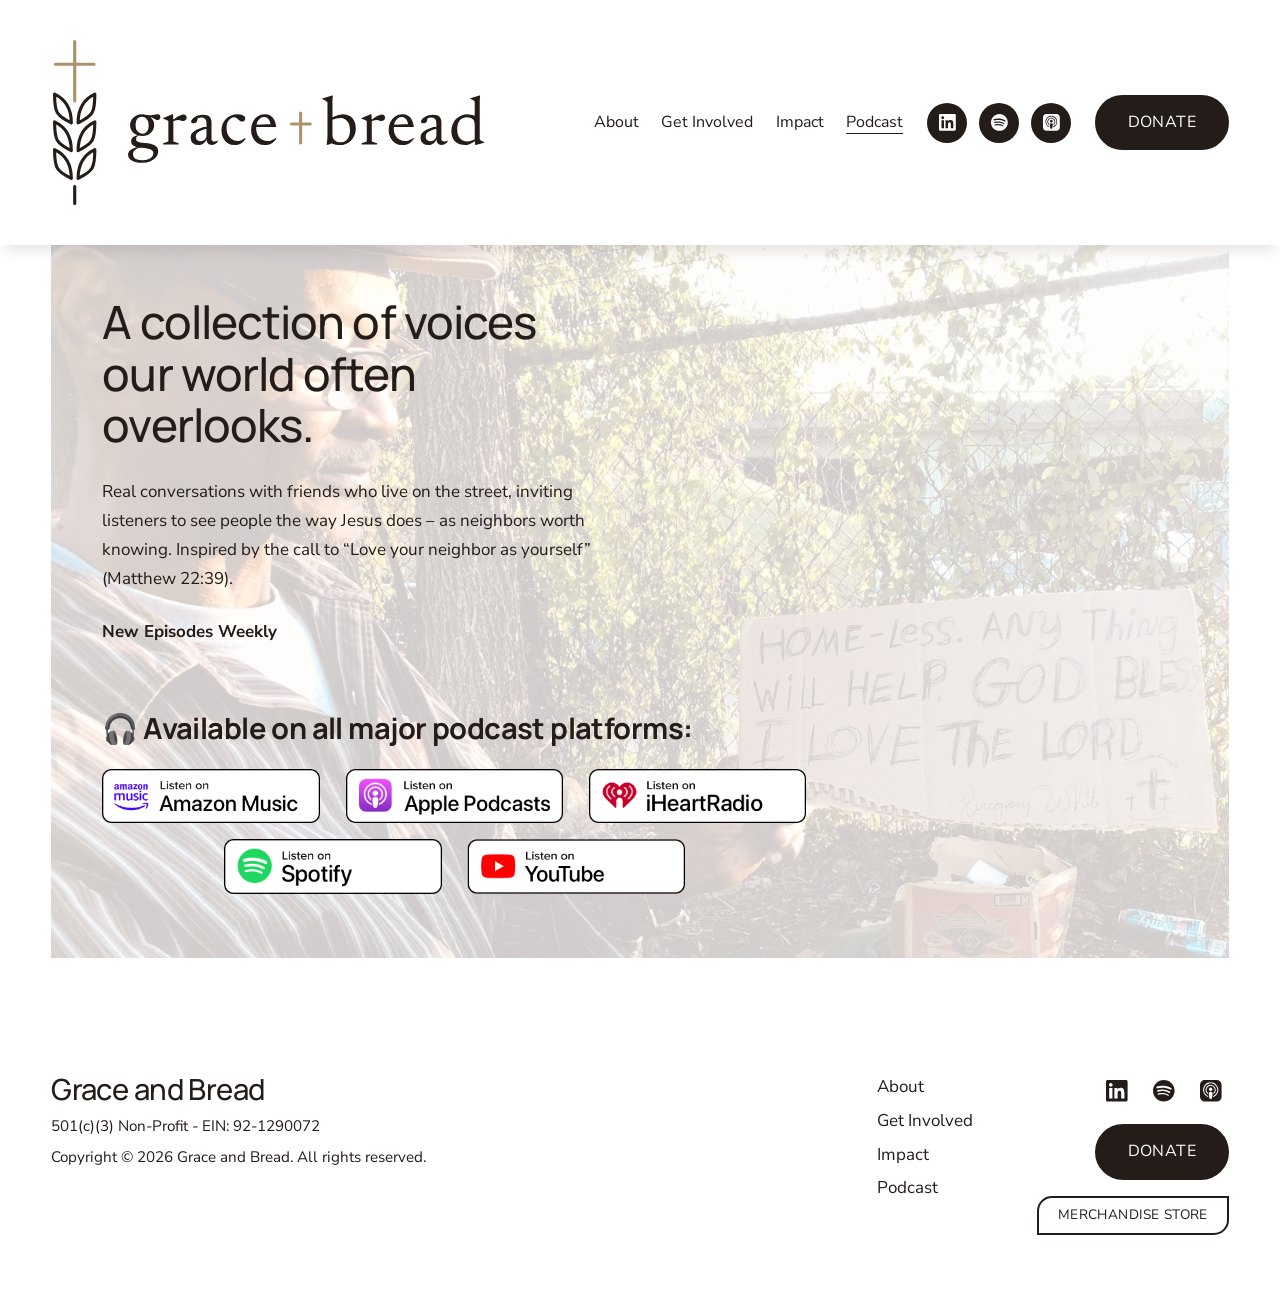
<file: neighbors-on-the-street/index.html>
<!doctype html>
<html lang="en-US">
<head>
<meta charset="utf-8">
<meta name="viewport" content="width=device-width, initial-scale=1">
<title>Neighbors on the Street Podcast | Grace and Bread</title>
<meta name="description" content="A collection of voices our world often overlooks. Real conversations with friends who live on the street, inviting listeners to see people the way Jesus does — as neighbors worth knowing. Inspired by the call to “Love your neighbor as yourself” (Matthew 22:39).">
<link rel="canonical" href="https://graceandbread.org/neighbors-on-the-street">
<meta name="theme-color" content="#241C19">
<meta property="og:site_name" content="Grace and Bread">
<meta property="og:type" content="website">
<meta property="og:title" content="Neighbors on the Street Podcast | Grace and Bread">
<meta property="og:description" content="A collection of voices our world often overlooks. Real conversations with friends who live on the street, inviting listeners to see people the way Jesus does — as neighbors worth knowing. Inspired by the call to “Love your neighbor as yourself” (Matthew 22:39).">
<meta property="og:url" content="https://graceandbread.org/neighbors-on-the-street">
<meta property="og:image" content="https://graceandbread.org/assets/img/podcast-cover.jpg">
<meta name="twitter:card" content="summary_large_image">
<link rel="icon" href="../favicon.svg" type="image/svg+xml">
<link rel="icon" href="../favicon-32.png" sizes="32x32" type="image/png">
<link rel="apple-touch-icon" href="../apple-touch-icon.png">
<link rel="preload" href="../assets/fonts/manrope.woff2" as="font" type="font/woff2" crossorigin>
<link rel="preload" href="../assets/fonts/nunito-sans.woff2" as="font" type="font/woff2" crossorigin>
<link rel="stylesheet" href="../assets/css/site.css">
</head>
<body>
<a class="skip-link" href="#main">Skip to content</a>
<header class="site-header">
  <div class="container header-inner">
    <a class="site-logo" href="../" aria-label="Grace and Bread home">
      <img src="../assets/brand/gb-horizontal-ink.svg" alt="grace + bread" width="1386" height="537">
    </a>
    <div class="header-right">
      <nav class="site-nav" aria-label="Main">
        <a href="../about/">About</a>
        <a href="../volunteer/">Get Involved</a>
        <a href="https://impact.graceandbread.org" target="_blank" rel="noopener">Impact</a>
        <a href="../neighbors-on-the-street/" aria-current="page">Podcast</a>
      </nav>
      <div class="social"><a class="icon-link" href="https://www.linkedin.com/company/grace-and-bread" target="_blank" rel="noopener" aria-label="LinkedIn"><svg viewBox="0 0 24 24" aria-hidden="true" focusable="false"><path d="M20.447 20.452h-3.554v-5.569c0-1.328-.027-3.037-1.852-3.037-1.853 0-2.136 1.445-2.136 2.939v5.667H9.351V9h3.414v1.561h.046c.477-.9 1.637-1.85 3.37-1.85 3.601 0 4.267 2.37 4.267 5.455v6.286zM5.337 7.433c-1.144 0-2.063-.926-2.063-2.065 0-1.138.92-2.063 2.063-2.063 1.14 0 2.064.925 2.064 2.063 0 1.139-.925 2.065-2.064 2.065zm1.782 13.019H3.555V9h3.564v11.452zM22.225 0H1.771C.792 0 0 .774 0 1.729v20.542C0 23.227.792 24 1.771 24h20.451C23.2 24 24 23.227 24 22.271V1.729C24 .774 23.2 0 22.222 0h.003z"/></svg></a><a class="icon-link" href="https://open.spotify.com/show/1ldvB0Y8aGOqSL68YrGLQc" target="_blank" rel="noopener" aria-label="Spotify"><svg viewBox="0 0 24 24" aria-hidden="true" focusable="false"><path d="M12 0C5.4 0 0 5.4 0 12s5.4 12 12 12 12-5.4 12-12S18.66 0 12 0zm5.521 17.34c-.24.359-.66.48-1.021.24-2.82-1.74-6.36-2.101-10.561-1.141-.418.122-.779-.179-.899-.539-.12-.421.18-.78.54-.9 4.56-1.021 8.52-.6 11.64 1.32.42.18.479.659.301 1.02zm1.44-3.3c-.301.42-.841.6-1.262.3-3.239-1.98-8.159-2.58-11.939-1.38-.479.12-1.02-.12-1.14-.6-.12-.48.12-1.021.6-1.141C9.6 9.9 15 10.561 18.72 12.84c.361.181.54.78.241 1.2zm.12-3.36C15.24 8.4 8.82 8.16 5.16 9.301c-.6.179-1.2-.181-1.38-.721-.18-.601.18-1.2.72-1.381 4.26-1.26 11.28-1.02 15.721 1.621.539.3.719 1.02.419 1.56-.299.421-1.02.599-1.559.3z"/></svg></a><a class="icon-link" href="https://podcasts.apple.com/us/podcast/neighbors-on-the-street/id1845269344" target="_blank" rel="noopener" aria-label="Apple Podcasts"><svg viewBox="0 0 24 24" aria-hidden="true" focusable="false"><path d="M5.34 0A5.328 5.328 0 000 5.34v13.32A5.328 5.328 0 005.34 24h13.32A5.328 5.328 0 0024 18.66V5.34A5.328 5.328 0 0018.66 0zm6.525 2.568c2.336 0 4.448.902 6.056 2.587 1.224 1.272 1.912 2.619 2.264 4.392.12.59.12 2.2.007 2.864a8.506 8.506 0 01-3.24 5.296c-.608.46-2.096 1.261-2.336 1.261-.088 0-.096-.091-.056-.46.072-.592.144-.715.48-.856.536-.224 1.448-.874 2.008-1.435a7.644 7.644 0 002.008-3.536c.208-.824.184-2.656-.048-3.504-.728-2.696-2.928-4.792-5.624-5.352-.784-.16-2.208-.16-3 0-2.728.56-4.984 2.76-5.672 5.528-.184.752-.184 2.584 0 3.336.456 1.832 1.64 3.512 3.192 4.512.304.2.672.408.824.472.336.144.408.264.472.856.04.36.03.464-.056.464-.056 0-.464-.176-.896-.384l-.04-.03c-2.472-1.216-4.056-3.274-4.632-6.012-.144-.706-.168-2.392-.03-3.04.36-1.74 1.048-3.1 2.192-4.304 1.648-1.737 3.768-2.656 6.128-2.656zm.134 2.81c.409.004.803.04 1.106.106 2.784.62 4.76 3.408 4.376 6.174-.152 1.114-.536 2.03-1.216 2.88-.336.43-1.152 1.15-1.296 1.15-.023 0-.048-.272-.048-.603v-.605l.416-.496c1.568-1.878 1.456-4.502-.256-6.224-.664-.67-1.432-1.064-2.424-1.246-.64-.118-.776-.118-1.448-.008-1.02.167-1.81.562-2.512 1.256-1.72 1.704-1.832 4.342-.264 6.222l.413.496v.608c0 .336-.027.608-.06.608-.03 0-.264-.16-.512-.36l-.034-.011c-.832-.664-1.568-1.842-1.872-2.997-.184-.698-.184-2.024.008-2.72.504-1.878 1.888-3.335 3.808-4.019.41-.145 1.133-.22 1.814-.211zm-.13 2.99c.31 0 .62.06.844.178.488.253.888.745 1.04 1.259.464 1.578-1.208 2.96-2.72 2.254h-.015c-.712-.331-1.096-.956-1.104-1.77 0-.733.408-1.371 1.112-1.745.224-.117.534-.176.844-.176zm-.011 4.728c.988-.004 1.706.349 1.97.97.198.464.124 1.932-.218 4.302-.232 1.656-.36 2.074-.68 2.356-.44.39-1.064.498-1.656.288h-.003c-.716-.257-.87-.605-1.164-2.644-.341-2.37-.416-3.838-.218-4.302.262-.616.974-.966 1.97-.97z"/></svg></a></div>
      <a class="btn btn--primary" href="https://www.zeffy.com/en-US/donation-form/501f2f33-2c6e-4ce9-b588-f0e57f0bc025" target="_blank" rel="noopener">Donate</a>
    </div>
    <button class="menu-toggle" type="button" aria-controls="mobile-menu" aria-expanded="false" aria-label="Open menu"><span></span><span></span><span></span></button>
  </div>
</header>
<script>document.documentElement.style.setProperty("--header-h", document.querySelector(".site-header").offsetHeight + "px")</script>
<div class="mobile-menu" id="mobile-menu" role="dialog" aria-modal="true" aria-label="Menu" hidden>
  <button class="menu-close" type="button" aria-label="Close menu">&times;</button>
  <nav aria-label="Mobile">
        <a href="../about/">About</a>
        <a href="../volunteer/">Get Involved</a>
        <a href="https://impact.graceandbread.org" target="_blank" rel="noopener">Impact</a>
        <a href="../neighbors-on-the-street/" aria-current="page">Podcast</a>
  </nav>
  <div class="social"><a class="icon-link" href="https://www.linkedin.com/company/grace-and-bread" target="_blank" rel="noopener" aria-label="LinkedIn"><svg viewBox="0 0 24 24" aria-hidden="true" focusable="false"><path d="M20.447 20.452h-3.554v-5.569c0-1.328-.027-3.037-1.852-3.037-1.853 0-2.136 1.445-2.136 2.939v5.667H9.351V9h3.414v1.561h.046c.477-.9 1.637-1.85 3.37-1.85 3.601 0 4.267 2.37 4.267 5.455v6.286zM5.337 7.433c-1.144 0-2.063-.926-2.063-2.065 0-1.138.92-2.063 2.063-2.063 1.14 0 2.064.925 2.064 2.063 0 1.139-.925 2.065-2.064 2.065zm1.782 13.019H3.555V9h3.564v11.452zM22.225 0H1.771C.792 0 0 .774 0 1.729v20.542C0 23.227.792 24 1.771 24h20.451C23.2 24 24 23.227 24 22.271V1.729C24 .774 23.2 0 22.222 0h.003z"/></svg></a><a class="icon-link" href="https://open.spotify.com/show/1ldvB0Y8aGOqSL68YrGLQc" target="_blank" rel="noopener" aria-label="Spotify"><svg viewBox="0 0 24 24" aria-hidden="true" focusable="false"><path d="M12 0C5.4 0 0 5.4 0 12s5.4 12 12 12 12-5.4 12-12S18.66 0 12 0zm5.521 17.34c-.24.359-.66.48-1.021.24-2.82-1.74-6.36-2.101-10.561-1.141-.418.122-.779-.179-.899-.539-.12-.421.18-.78.54-.9 4.56-1.021 8.52-.6 11.64 1.32.42.18.479.659.301 1.02zm1.44-3.3c-.301.42-.841.6-1.262.3-3.239-1.98-8.159-2.58-11.939-1.38-.479.12-1.02-.12-1.14-.6-.12-.48.12-1.021.6-1.141C9.6 9.9 15 10.561 18.72 12.84c.361.181.54.78.241 1.2zm.12-3.36C15.24 8.4 8.82 8.16 5.16 9.301c-.6.179-1.2-.181-1.38-.721-.18-.601.18-1.2.72-1.381 4.26-1.26 11.28-1.02 15.721 1.621.539.3.719 1.02.419 1.56-.299.421-1.02.599-1.559.3z"/></svg></a><a class="icon-link" href="https://podcasts.apple.com/us/podcast/neighbors-on-the-street/id1845269344" target="_blank" rel="noopener" aria-label="Apple Podcasts"><svg viewBox="0 0 24 24" aria-hidden="true" focusable="false"><path d="M5.34 0A5.328 5.328 0 000 5.34v13.32A5.328 5.328 0 005.34 24h13.32A5.328 5.328 0 0024 18.66V5.34A5.328 5.328 0 0018.66 0zm6.525 2.568c2.336 0 4.448.902 6.056 2.587 1.224 1.272 1.912 2.619 2.264 4.392.12.59.12 2.2.007 2.864a8.506 8.506 0 01-3.24 5.296c-.608.46-2.096 1.261-2.336 1.261-.088 0-.096-.091-.056-.46.072-.592.144-.715.48-.856.536-.224 1.448-.874 2.008-1.435a7.644 7.644 0 002.008-3.536c.208-.824.184-2.656-.048-3.504-.728-2.696-2.928-4.792-5.624-5.352-.784-.16-2.208-.16-3 0-2.728.56-4.984 2.76-5.672 5.528-.184.752-.184 2.584 0 3.336.456 1.832 1.64 3.512 3.192 4.512.304.2.672.408.824.472.336.144.408.264.472.856.04.36.03.464-.056.464-.056 0-.464-.176-.896-.384l-.04-.03c-2.472-1.216-4.056-3.274-4.632-6.012-.144-.706-.168-2.392-.03-3.04.36-1.74 1.048-3.1 2.192-4.304 1.648-1.737 3.768-2.656 6.128-2.656zm.134 2.81c.409.004.803.04 1.106.106 2.784.62 4.76 3.408 4.376 6.174-.152 1.114-.536 2.03-1.216 2.88-.336.43-1.152 1.15-1.296 1.15-.023 0-.048-.272-.048-.603v-.605l.416-.496c1.568-1.878 1.456-4.502-.256-6.224-.664-.67-1.432-1.064-2.424-1.246-.64-.118-.776-.118-1.448-.008-1.02.167-1.81.562-2.512 1.256-1.72 1.704-1.832 4.342-.264 6.222l.413.496v.608c0 .336-.027.608-.06.608-.03 0-.264-.16-.512-.36l-.034-.011c-.832-.664-1.568-1.842-1.872-2.997-.184-.698-.184-2.024.008-2.72.504-1.878 1.888-3.335 3.808-4.019.41-.145 1.133-.22 1.814-.211zm-.13 2.99c.31 0 .62.06.844.178.488.253.888.745 1.04 1.259.464 1.578-1.208 2.96-2.72 2.254h-.015c-.712-.331-1.096-.956-1.104-1.77 0-.733.408-1.371 1.112-1.745.224-.117.534-.176.844-.176zm-.011 4.728c.988-.004 1.706.349 1.97.97.198.464.124 1.932-.218 4.302-.232 1.656-.36 2.074-.68 2.356-.44.39-1.064.498-1.656.288h-.003c-.716-.257-.87-.605-1.164-2.644-.341-2.37-.416-3.838-.218-4.302.262-.616.974-.966 1.97-.97z"/></svg></a></div>
  <a class="btn btn--primary" href="https://www.zeffy.com/en-US/donation-form/501f2f33-2c6e-4ce9-b588-f0e57f0bc025" target="_blank" rel="noopener">Donate</a>
</div>
<main id="main">
<section class="podcast-hero" aria-labelledby="pod-title">
  <div class="podcast-panel">
    <img class="hero-bg" src="../assets/img/podcast-hero.jpg" alt="" style="object-position:3.6% 2.4%" fetchpriority="high">
    <div class="hero-overlay"></div>
    <div class="podcast-top">
      <div>
        <h1 id="pod-title" class="h2">A collection of voices<br>our world often overlooks.</h1>
        <p>Real conversations with friends who live on the street, inviting listeners to see people the way Jesus does &ndash; as neighbors worth knowing. Inspired by the call to &ldquo;Love your neighbor as yourself&rdquo; (Matthew 22:39).</p>
        <p style="margin-top:1.5rem"><strong>New Episodes Weekly</strong></p>
      </div>
      <div class="podcast-embed">
        <iframe title="Neighbors on the Street on Spotify" src="https://open.spotify.com/embed/show/1ldvB0Y8aGOqSL68YrGLQc?utm_source=generator" loading="lazy" allow="autoplay; clipboard-write; encrypted-media; fullscreen; picture-in-picture"></iframe>
      </div>
    </div>
    <h3 class="badges-title">&#127911; Available on all major podcast platforms:</h3>
    <ul class="badges">
      <li><a href="https://music.amazon.com/podcasts/ee94240d-a449-4062-a6ea-1a3bb5642801/neighbors-on-the-street" target="_blank" rel="noopener"><img src="../assets/img/badges/amazon-music.png" alt="Listen on Amazon Music" width="320" height="80" loading="lazy"></a></li>
      <li><a href="https://podcasts.apple.com/us/podcast/neighbors-on-the-street/id1845269344" target="_blank" rel="noopener"><img src="../assets/img/badges/apple-podcasts.png" alt="Listen on Apple Podcasts" width="320" height="80" loading="lazy"></a></li>
      <li><a href="https://www.iheart.com/podcast/269-neighbors-on-the-street-299871916/" target="_blank" rel="noopener"><img src="../assets/img/badges/iheartradio.png" alt="Listen on iHeartRadio" width="320" height="80" loading="lazy"></a></li>
      <li><a href="https://open.spotify.com/show/1ldvB0Y8aGOqSL68YrGLQc" target="_blank" rel="noopener"><img src="../assets/img/badges/spotify.png" alt="Listen on Spotify" width="320" height="80" loading="lazy"></a></li>
      <li><a href="https://www.youtube.com/playlist?list=PLA6YoGe_H6Xf1As565gicApbeT0u8wHX7" target="_blank" rel="noopener"><img src="../assets/img/badges/youtube.png" alt="Watch on YouTube" width="320" height="80" loading="lazy"></a></li>
    </ul>
  </div>
</section>

</main>
<footer class="site-footer">
  <div class="container footer-grid">
    <div class="footer-info">
      <h3>Grace and Bread</h3>
      <p>501(c)(3) Non-Profit - EIN: 92-1290072</p>
      <p>Copyright &copy; <span data-year>2026</span> Grace and Bread. All rights reserved.</p>
    </div>
    <nav class="footer-nav" aria-label="Footer">
        <a href="../about/">About</a>
        <a href="../volunteer/">Get Involved</a>
        <a href="https://impact.graceandbread.org" target="_blank" rel="noopener">Impact</a>
        <a href="../neighbors-on-the-street/">Podcast</a>
    </nav>
    <div class="footer-actions">
      <div class="social"><a class="icon-link" href="https://www.linkedin.com/company/grace-and-bread" target="_blank" rel="noopener" aria-label="LinkedIn"><svg viewBox="0 0 24 24" aria-hidden="true" focusable="false"><path d="M20.447 20.452h-3.554v-5.569c0-1.328-.027-3.037-1.852-3.037-1.853 0-2.136 1.445-2.136 2.939v5.667H9.351V9h3.414v1.561h.046c.477-.9 1.637-1.85 3.37-1.85 3.601 0 4.267 2.37 4.267 5.455v6.286zM5.337 7.433c-1.144 0-2.063-.926-2.063-2.065 0-1.138.92-2.063 2.063-2.063 1.14 0 2.064.925 2.064 2.063 0 1.139-.925 2.065-2.064 2.065zm1.782 13.019H3.555V9h3.564v11.452zM22.225 0H1.771C.792 0 0 .774 0 1.729v20.542C0 23.227.792 24 1.771 24h20.451C23.2 24 24 23.227 24 22.271V1.729C24 .774 23.2 0 22.222 0h.003z"/></svg></a><a class="icon-link" href="https://open.spotify.com/show/1ldvB0Y8aGOqSL68YrGLQc" target="_blank" rel="noopener" aria-label="Spotify"><svg viewBox="0 0 24 24" aria-hidden="true" focusable="false"><path d="M12 0C5.4 0 0 5.4 0 12s5.4 12 12 12 12-5.4 12-12S18.66 0 12 0zm5.521 17.34c-.24.359-.66.48-1.021.24-2.82-1.74-6.36-2.101-10.561-1.141-.418.122-.779-.179-.899-.539-.12-.421.18-.78.54-.9 4.56-1.021 8.52-.6 11.64 1.32.42.18.479.659.301 1.02zm1.44-3.3c-.301.42-.841.6-1.262.3-3.239-1.98-8.159-2.58-11.939-1.38-.479.12-1.02-.12-1.14-.6-.12-.48.12-1.021.6-1.141C9.6 9.9 15 10.561 18.72 12.84c.361.181.54.78.241 1.2zm.12-3.36C15.24 8.4 8.82 8.16 5.16 9.301c-.6.179-1.2-.181-1.38-.721-.18-.601.18-1.2.72-1.381 4.26-1.26 11.28-1.02 15.721 1.621.539.3.719 1.02.419 1.56-.299.421-1.02.599-1.559.3z"/></svg></a><a class="icon-link" href="https://podcasts.apple.com/us/podcast/neighbors-on-the-street/id1845269344" target="_blank" rel="noopener" aria-label="Apple Podcasts"><svg viewBox="0 0 24 24" aria-hidden="true" focusable="false"><path d="M5.34 0A5.328 5.328 0 000 5.34v13.32A5.328 5.328 0 005.34 24h13.32A5.328 5.328 0 0024 18.66V5.34A5.328 5.328 0 0018.66 0zm6.525 2.568c2.336 0 4.448.902 6.056 2.587 1.224 1.272 1.912 2.619 2.264 4.392.12.59.12 2.2.007 2.864a8.506 8.506 0 01-3.24 5.296c-.608.46-2.096 1.261-2.336 1.261-.088 0-.096-.091-.056-.46.072-.592.144-.715.48-.856.536-.224 1.448-.874 2.008-1.435a7.644 7.644 0 002.008-3.536c.208-.824.184-2.656-.048-3.504-.728-2.696-2.928-4.792-5.624-5.352-.784-.16-2.208-.16-3 0-2.728.56-4.984 2.76-5.672 5.528-.184.752-.184 2.584 0 3.336.456 1.832 1.64 3.512 3.192 4.512.304.2.672.408.824.472.336.144.408.264.472.856.04.36.03.464-.056.464-.056 0-.464-.176-.896-.384l-.04-.03c-2.472-1.216-4.056-3.274-4.632-6.012-.144-.706-.168-2.392-.03-3.04.36-1.74 1.048-3.1 2.192-4.304 1.648-1.737 3.768-2.656 6.128-2.656zm.134 2.81c.409.004.803.04 1.106.106 2.784.62 4.76 3.408 4.376 6.174-.152 1.114-.536 2.03-1.216 2.88-.336.43-1.152 1.15-1.296 1.15-.023 0-.048-.272-.048-.603v-.605l.416-.496c1.568-1.878 1.456-4.502-.256-6.224-.664-.67-1.432-1.064-2.424-1.246-.64-.118-.776-.118-1.448-.008-1.02.167-1.81.562-2.512 1.256-1.72 1.704-1.832 4.342-.264 6.222l.413.496v.608c0 .336-.027.608-.06.608-.03 0-.264-.16-.512-.36l-.034-.011c-.832-.664-1.568-1.842-1.872-2.997-.184-.698-.184-2.024.008-2.72.504-1.878 1.888-3.335 3.808-4.019.41-.145 1.133-.22 1.814-.211zm-.13 2.99c.31 0 .62.06.844.178.488.253.888.745 1.04 1.259.464 1.578-1.208 2.96-2.72 2.254h-.015c-.712-.331-1.096-.956-1.104-1.77 0-.733.408-1.371 1.112-1.745.224-.117.534-.176.844-.176zm-.011 4.728c.988-.004 1.706.349 1.97.97.198.464.124 1.932-.218 4.302-.232 1.656-.36 2.074-.68 2.356-.44.39-1.064.498-1.656.288h-.003c-.716-.257-.87-.605-1.164-2.644-.341-2.37-.416-3.838-.218-4.302.262-.616.974-.966 1.97-.97z"/></svg></a></div>
      <a class="btn btn--primary" href="https://www.zeffy.com/en-US/donation-form/501f2f33-2c6e-4ce9-b588-f0e57f0bc025" target="_blank" rel="noopener">Donate</a>
      <a class="btn btn--tertiary" href="https://www.bonfire.com/store/graceandbread/" target="_blank" rel="noopener">Merchandise Store</a>
    </div>
  </div>
</footer>
<script src="../assets/js/site.js" defer></script>
</body>
</html>
</file>
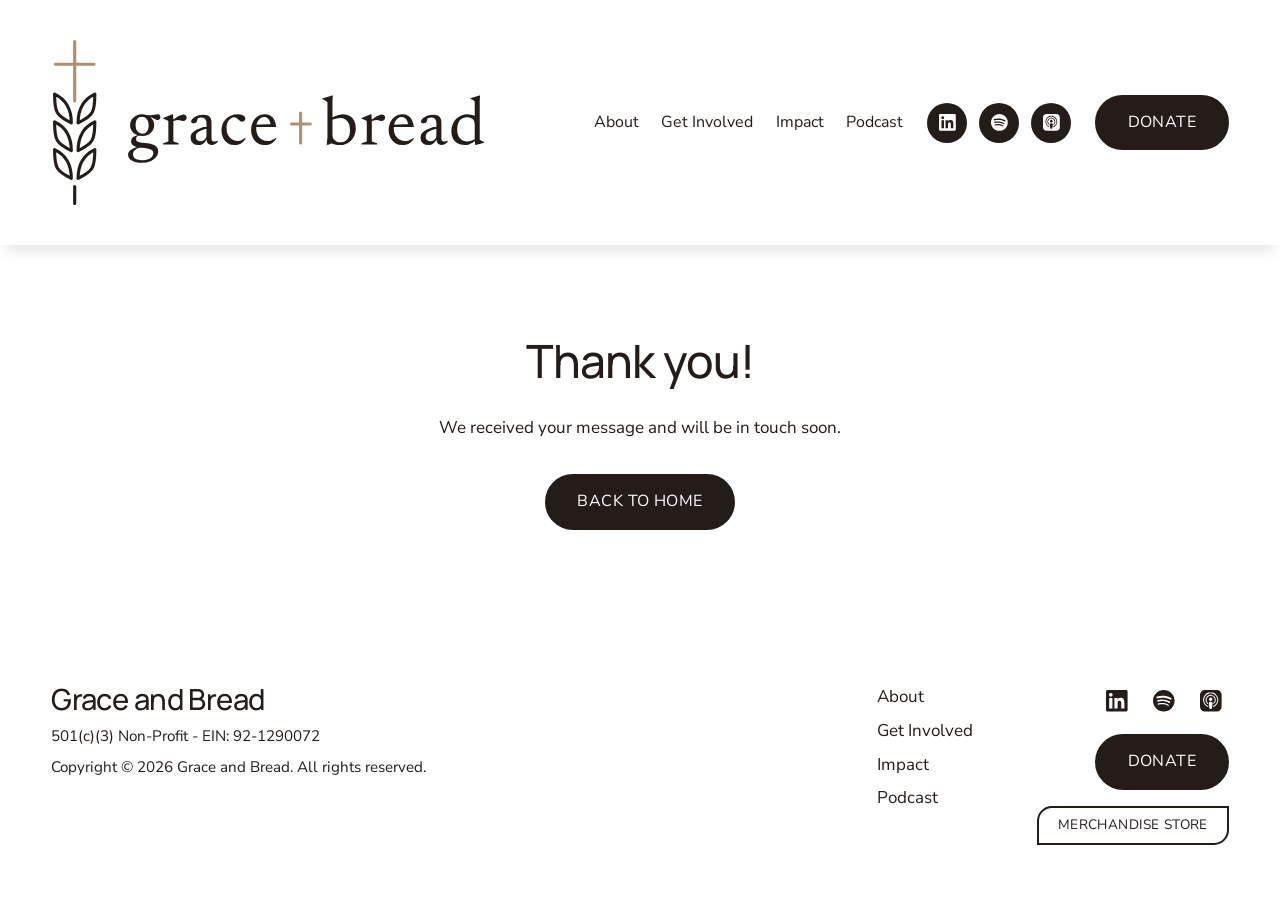
<file: thank-you/index.html>
<!doctype html>
<html lang="en-US">
<head>
<meta charset="utf-8">
<meta name="viewport" content="width=device-width, initial-scale=1">
<title>Thank you | Grace and Bread</title>
<meta name="description" content="Thanks for connecting with Grace and Bread.">
<link rel="canonical" href="https://graceandbread.org/thank-you">
<meta name="theme-color" content="#241C19">
<meta property="og:site_name" content="Grace and Bread">
<meta property="og:type" content="website">
<meta property="og:title" content="Thank you | Grace and Bread">
<meta property="og:description" content="Thanks for connecting with Grace and Bread.">
<meta property="og:url" content="https://graceandbread.org/thank-you">
<meta property="og:image" content="https://graceandbread.org/assets/brand/og-image.jpg">
<meta name="twitter:card" content="summary_large_image">
<link rel="icon" href="../favicon.svg" type="image/svg+xml">
<link rel="icon" href="../favicon-32.png" sizes="32x32" type="image/png">
<link rel="apple-touch-icon" href="../apple-touch-icon.png">
<link rel="preload" href="../assets/fonts/manrope.woff2" as="font" type="font/woff2" crossorigin>
<link rel="preload" href="../assets/fonts/nunito-sans.woff2" as="font" type="font/woff2" crossorigin>
<link rel="stylesheet" href="../assets/css/site.css">
<meta name="robots" content="noindex">
</head>
<body>
<a class="skip-link" href="#main">Skip to content</a>
<header class="site-header">
  <div class="container header-inner">
    <a class="site-logo" href="../" aria-label="Grace and Bread home">
      <img src="../assets/brand/gb-horizontal-ink.svg" alt="grace + bread" width="1386" height="537">
    </a>
    <div class="header-right">
      <nav class="site-nav" aria-label="Main">
        <a href="../about/">About</a>
        <a href="../volunteer/">Get Involved</a>
        <a href="https://impact.graceandbread.org" target="_blank" rel="noopener">Impact</a>
        <a href="../neighbors-on-the-street/">Podcast</a>
      </nav>
      <div class="social"><a class="icon-link" href="https://www.linkedin.com/company/grace-and-bread" target="_blank" rel="noopener" aria-label="LinkedIn"><svg viewBox="0 0 24 24" aria-hidden="true" focusable="false"><path d="M20.447 20.452h-3.554v-5.569c0-1.328-.027-3.037-1.852-3.037-1.853 0-2.136 1.445-2.136 2.939v5.667H9.351V9h3.414v1.561h.046c.477-.9 1.637-1.85 3.37-1.85 3.601 0 4.267 2.37 4.267 5.455v6.286zM5.337 7.433c-1.144 0-2.063-.926-2.063-2.065 0-1.138.92-2.063 2.063-2.063 1.14 0 2.064.925 2.064 2.063 0 1.139-.925 2.065-2.064 2.065zm1.782 13.019H3.555V9h3.564v11.452zM22.225 0H1.771C.792 0 0 .774 0 1.729v20.542C0 23.227.792 24 1.771 24h20.451C23.2 24 24 23.227 24 22.271V1.729C24 .774 23.2 0 22.222 0h.003z"/></svg></a><a class="icon-link" href="https://open.spotify.com/show/1ldvB0Y8aGOqSL68YrGLQc" target="_blank" rel="noopener" aria-label="Spotify"><svg viewBox="0 0 24 24" aria-hidden="true" focusable="false"><path d="M12 0C5.4 0 0 5.4 0 12s5.4 12 12 12 12-5.4 12-12S18.66 0 12 0zm5.521 17.34c-.24.359-.66.48-1.021.24-2.82-1.74-6.36-2.101-10.561-1.141-.418.122-.779-.179-.899-.539-.12-.421.18-.78.54-.9 4.56-1.021 8.52-.6 11.64 1.32.42.18.479.659.301 1.02zm1.44-3.3c-.301.42-.841.6-1.262.3-3.239-1.98-8.159-2.58-11.939-1.38-.479.12-1.02-.12-1.14-.6-.12-.48.12-1.021.6-1.141C9.6 9.9 15 10.561 18.72 12.84c.361.181.54.78.241 1.2zm.12-3.36C15.24 8.4 8.82 8.16 5.16 9.301c-.6.179-1.2-.181-1.38-.721-.18-.601.18-1.2.72-1.381 4.26-1.26 11.28-1.02 15.721 1.621.539.3.719 1.02.419 1.56-.299.421-1.02.599-1.559.3z"/></svg></a><a class="icon-link" href="https://podcasts.apple.com/us/podcast/neighbors-on-the-street/id1845269344" target="_blank" rel="noopener" aria-label="Apple Podcasts"><svg viewBox="0 0 24 24" aria-hidden="true" focusable="false"><path d="M5.34 0A5.328 5.328 0 000 5.34v13.32A5.328 5.328 0 005.34 24h13.32A5.328 5.328 0 0024 18.66V5.34A5.328 5.328 0 0018.66 0zm6.525 2.568c2.336 0 4.448.902 6.056 2.587 1.224 1.272 1.912 2.619 2.264 4.392.12.59.12 2.2.007 2.864a8.506 8.506 0 01-3.24 5.296c-.608.46-2.096 1.261-2.336 1.261-.088 0-.096-.091-.056-.46.072-.592.144-.715.48-.856.536-.224 1.448-.874 2.008-1.435a7.644 7.644 0 002.008-3.536c.208-.824.184-2.656-.048-3.504-.728-2.696-2.928-4.792-5.624-5.352-.784-.16-2.208-.16-3 0-2.728.56-4.984 2.76-5.672 5.528-.184.752-.184 2.584 0 3.336.456 1.832 1.64 3.512 3.192 4.512.304.2.672.408.824.472.336.144.408.264.472.856.04.36.03.464-.056.464-.056 0-.464-.176-.896-.384l-.04-.03c-2.472-1.216-4.056-3.274-4.632-6.012-.144-.706-.168-2.392-.03-3.04.36-1.74 1.048-3.1 2.192-4.304 1.648-1.737 3.768-2.656 6.128-2.656zm.134 2.81c.409.004.803.04 1.106.106 2.784.62 4.76 3.408 4.376 6.174-.152 1.114-.536 2.03-1.216 2.88-.336.43-1.152 1.15-1.296 1.15-.023 0-.048-.272-.048-.603v-.605l.416-.496c1.568-1.878 1.456-4.502-.256-6.224-.664-.67-1.432-1.064-2.424-1.246-.64-.118-.776-.118-1.448-.008-1.02.167-1.81.562-2.512 1.256-1.72 1.704-1.832 4.342-.264 6.222l.413.496v.608c0 .336-.027.608-.06.608-.03 0-.264-.16-.512-.36l-.034-.011c-.832-.664-1.568-1.842-1.872-2.997-.184-.698-.184-2.024.008-2.72.504-1.878 1.888-3.335 3.808-4.019.41-.145 1.133-.22 1.814-.211zm-.13 2.99c.31 0 .62.06.844.178.488.253.888.745 1.04 1.259.464 1.578-1.208 2.96-2.72 2.254h-.015c-.712-.331-1.096-.956-1.104-1.77 0-.733.408-1.371 1.112-1.745.224-.117.534-.176.844-.176zm-.011 4.728c.988-.004 1.706.349 1.97.97.198.464.124 1.932-.218 4.302-.232 1.656-.36 2.074-.68 2.356-.44.39-1.064.498-1.656.288h-.003c-.716-.257-.87-.605-1.164-2.644-.341-2.37-.416-3.838-.218-4.302.262-.616.974-.966 1.97-.97z"/></svg></a></div>
      <a class="btn btn--primary" href="https://www.zeffy.com/en-US/donation-form/501f2f33-2c6e-4ce9-b588-f0e57f0bc025" target="_blank" rel="noopener">Donate</a>
    </div>
    <button class="menu-toggle" type="button" aria-controls="mobile-menu" aria-expanded="false" aria-label="Open menu"><span></span><span></span><span></span></button>
  </div>
</header>
<script>document.documentElement.style.setProperty("--header-h", document.querySelector(".site-header").offsetHeight + "px")</script>
<div class="mobile-menu" id="mobile-menu" role="dialog" aria-modal="true" aria-label="Menu" hidden>
  <button class="menu-close" type="button" aria-label="Close menu">&times;</button>
  <nav aria-label="Mobile">
        <a href="../about/">About</a>
        <a href="../volunteer/">Get Involved</a>
        <a href="https://impact.graceandbread.org" target="_blank" rel="noopener">Impact</a>
        <a href="../neighbors-on-the-street/">Podcast</a>
  </nav>
  <div class="social"><a class="icon-link" href="https://www.linkedin.com/company/grace-and-bread" target="_blank" rel="noopener" aria-label="LinkedIn"><svg viewBox="0 0 24 24" aria-hidden="true" focusable="false"><path d="M20.447 20.452h-3.554v-5.569c0-1.328-.027-3.037-1.852-3.037-1.853 0-2.136 1.445-2.136 2.939v5.667H9.351V9h3.414v1.561h.046c.477-.9 1.637-1.85 3.37-1.85 3.601 0 4.267 2.37 4.267 5.455v6.286zM5.337 7.433c-1.144 0-2.063-.926-2.063-2.065 0-1.138.92-2.063 2.063-2.063 1.14 0 2.064.925 2.064 2.063 0 1.139-.925 2.065-2.064 2.065zm1.782 13.019H3.555V9h3.564v11.452zM22.225 0H1.771C.792 0 0 .774 0 1.729v20.542C0 23.227.792 24 1.771 24h20.451C23.2 24 24 23.227 24 22.271V1.729C24 .774 23.2 0 22.222 0h.003z"/></svg></a><a class="icon-link" href="https://open.spotify.com/show/1ldvB0Y8aGOqSL68YrGLQc" target="_blank" rel="noopener" aria-label="Spotify"><svg viewBox="0 0 24 24" aria-hidden="true" focusable="false"><path d="M12 0C5.4 0 0 5.4 0 12s5.4 12 12 12 12-5.4 12-12S18.66 0 12 0zm5.521 17.34c-.24.359-.66.48-1.021.24-2.82-1.74-6.36-2.101-10.561-1.141-.418.122-.779-.179-.899-.539-.12-.421.18-.78.54-.9 4.56-1.021 8.52-.6 11.64 1.32.42.18.479.659.301 1.02zm1.44-3.3c-.301.42-.841.6-1.262.3-3.239-1.98-8.159-2.58-11.939-1.38-.479.12-1.02-.12-1.14-.6-.12-.48.12-1.021.6-1.141C9.6 9.9 15 10.561 18.72 12.84c.361.181.54.78.241 1.2zm.12-3.36C15.24 8.4 8.82 8.16 5.16 9.301c-.6.179-1.2-.181-1.38-.721-.18-.601.18-1.2.72-1.381 4.26-1.26 11.28-1.02 15.721 1.621.539.3.719 1.02.419 1.56-.299.421-1.02.599-1.559.3z"/></svg></a><a class="icon-link" href="https://podcasts.apple.com/us/podcast/neighbors-on-the-street/id1845269344" target="_blank" rel="noopener" aria-label="Apple Podcasts"><svg viewBox="0 0 24 24" aria-hidden="true" focusable="false"><path d="M5.34 0A5.328 5.328 0 000 5.34v13.32A5.328 5.328 0 005.34 24h13.32A5.328 5.328 0 0024 18.66V5.34A5.328 5.328 0 0018.66 0zm6.525 2.568c2.336 0 4.448.902 6.056 2.587 1.224 1.272 1.912 2.619 2.264 4.392.12.59.12 2.2.007 2.864a8.506 8.506 0 01-3.24 5.296c-.608.46-2.096 1.261-2.336 1.261-.088 0-.096-.091-.056-.46.072-.592.144-.715.48-.856.536-.224 1.448-.874 2.008-1.435a7.644 7.644 0 002.008-3.536c.208-.824.184-2.656-.048-3.504-.728-2.696-2.928-4.792-5.624-5.352-.784-.16-2.208-.16-3 0-2.728.56-4.984 2.76-5.672 5.528-.184.752-.184 2.584 0 3.336.456 1.832 1.64 3.512 3.192 4.512.304.2.672.408.824.472.336.144.408.264.472.856.04.36.03.464-.056.464-.056 0-.464-.176-.896-.384l-.04-.03c-2.472-1.216-4.056-3.274-4.632-6.012-.144-.706-.168-2.392-.03-3.04.36-1.74 1.048-3.1 2.192-4.304 1.648-1.737 3.768-2.656 6.128-2.656zm.134 2.81c.409.004.803.04 1.106.106 2.784.62 4.76 3.408 4.376 6.174-.152 1.114-.536 2.03-1.216 2.88-.336.43-1.152 1.15-1.296 1.15-.023 0-.048-.272-.048-.603v-.605l.416-.496c1.568-1.878 1.456-4.502-.256-6.224-.664-.67-1.432-1.064-2.424-1.246-.64-.118-.776-.118-1.448-.008-1.02.167-1.81.562-2.512 1.256-1.72 1.704-1.832 4.342-.264 6.222l.413.496v.608c0 .336-.027.608-.06.608-.03 0-.264-.16-.512-.36l-.034-.011c-.832-.664-1.568-1.842-1.872-2.997-.184-.698-.184-2.024.008-2.72.504-1.878 1.888-3.335 3.808-4.019.41-.145 1.133-.22 1.814-.211zm-.13 2.99c.31 0 .62.06.844.178.488.253.888.745 1.04 1.259.464 1.578-1.208 2.96-2.72 2.254h-.015c-.712-.331-1.096-.956-1.104-1.77 0-.733.408-1.371 1.112-1.745.224-.117.534-.176.844-.176zm-.011 4.728c.988-.004 1.706.349 1.97.97.198.464.124 1.932-.218 4.302-.232 1.656-.36 2.074-.68 2.356-.44.39-1.064.498-1.656.288h-.003c-.716-.257-.87-.605-1.164-2.644-.341-2.37-.416-3.838-.218-4.302.262-.616.974-.966 1.97-.97z"/></svg></a></div>
  <a class="btn btn--primary" href="https://www.zeffy.com/en-US/donation-form/501f2f33-2c6e-4ce9-b588-f0e57f0bc025" target="_blank" rel="noopener">Donate</a>
</div>
<main id="main">
<section class="section under-header"><div class="container page-message">
  <h1 class="h2">Thank you!</h1>
  <p>We received your message and will be in touch soon.</p>
  <a class="btn btn--primary" href="../">Back to home</a>
</div></section>

</main>
<footer class="site-footer">
  <div class="container footer-grid">
    <div class="footer-info">
      <h3>Grace and Bread</h3>
      <p>501(c)(3) Non-Profit - EIN: 92-1290072</p>
      <p>Copyright &copy; <span data-year>2026</span> Grace and Bread. All rights reserved.</p>
    </div>
    <nav class="footer-nav" aria-label="Footer">
        <a href="../about/">About</a>
        <a href="../volunteer/">Get Involved</a>
        <a href="https://impact.graceandbread.org" target="_blank" rel="noopener">Impact</a>
        <a href="../neighbors-on-the-street/">Podcast</a>
    </nav>
    <div class="footer-actions">
      <div class="social"><a class="icon-link" href="https://www.linkedin.com/company/grace-and-bread" target="_blank" rel="noopener" aria-label="LinkedIn"><svg viewBox="0 0 24 24" aria-hidden="true" focusable="false"><path d="M20.447 20.452h-3.554v-5.569c0-1.328-.027-3.037-1.852-3.037-1.853 0-2.136 1.445-2.136 2.939v5.667H9.351V9h3.414v1.561h.046c.477-.9 1.637-1.85 3.37-1.85 3.601 0 4.267 2.37 4.267 5.455v6.286zM5.337 7.433c-1.144 0-2.063-.926-2.063-2.065 0-1.138.92-2.063 2.063-2.063 1.14 0 2.064.925 2.064 2.063 0 1.139-.925 2.065-2.064 2.065zm1.782 13.019H3.555V9h3.564v11.452zM22.225 0H1.771C.792 0 0 .774 0 1.729v20.542C0 23.227.792 24 1.771 24h20.451C23.2 24 24 23.227 24 22.271V1.729C24 .774 23.2 0 22.222 0h.003z"/></svg></a><a class="icon-link" href="https://open.spotify.com/show/1ldvB0Y8aGOqSL68YrGLQc" target="_blank" rel="noopener" aria-label="Spotify"><svg viewBox="0 0 24 24" aria-hidden="true" focusable="false"><path d="M12 0C5.4 0 0 5.4 0 12s5.4 12 12 12 12-5.4 12-12S18.66 0 12 0zm5.521 17.34c-.24.359-.66.48-1.021.24-2.82-1.74-6.36-2.101-10.561-1.141-.418.122-.779-.179-.899-.539-.12-.421.18-.78.54-.9 4.56-1.021 8.52-.6 11.64 1.32.42.18.479.659.301 1.02zm1.44-3.3c-.301.42-.841.6-1.262.3-3.239-1.98-8.159-2.58-11.939-1.38-.479.12-1.02-.12-1.14-.6-.12-.48.12-1.021.6-1.141C9.6 9.9 15 10.561 18.72 12.84c.361.181.54.78.241 1.2zm.12-3.36C15.24 8.4 8.82 8.16 5.16 9.301c-.6.179-1.2-.181-1.38-.721-.18-.601.18-1.2.72-1.381 4.26-1.26 11.28-1.02 15.721 1.621.539.3.719 1.02.419 1.56-.299.421-1.02.599-1.559.3z"/></svg></a><a class="icon-link" href="https://podcasts.apple.com/us/podcast/neighbors-on-the-street/id1845269344" target="_blank" rel="noopener" aria-label="Apple Podcasts"><svg viewBox="0 0 24 24" aria-hidden="true" focusable="false"><path d="M5.34 0A5.328 5.328 0 000 5.34v13.32A5.328 5.328 0 005.34 24h13.32A5.328 5.328 0 0024 18.66V5.34A5.328 5.328 0 0018.66 0zm6.525 2.568c2.336 0 4.448.902 6.056 2.587 1.224 1.272 1.912 2.619 2.264 4.392.12.59.12 2.2.007 2.864a8.506 8.506 0 01-3.24 5.296c-.608.46-2.096 1.261-2.336 1.261-.088 0-.096-.091-.056-.46.072-.592.144-.715.48-.856.536-.224 1.448-.874 2.008-1.435a7.644 7.644 0 002.008-3.536c.208-.824.184-2.656-.048-3.504-.728-2.696-2.928-4.792-5.624-5.352-.784-.16-2.208-.16-3 0-2.728.56-4.984 2.76-5.672 5.528-.184.752-.184 2.584 0 3.336.456 1.832 1.64 3.512 3.192 4.512.304.2.672.408.824.472.336.144.408.264.472.856.04.36.03.464-.056.464-.056 0-.464-.176-.896-.384l-.04-.03c-2.472-1.216-4.056-3.274-4.632-6.012-.144-.706-.168-2.392-.03-3.04.36-1.74 1.048-3.1 2.192-4.304 1.648-1.737 3.768-2.656 6.128-2.656zm.134 2.81c.409.004.803.04 1.106.106 2.784.62 4.76 3.408 4.376 6.174-.152 1.114-.536 2.03-1.216 2.88-.336.43-1.152 1.15-1.296 1.15-.023 0-.048-.272-.048-.603v-.605l.416-.496c1.568-1.878 1.456-4.502-.256-6.224-.664-.67-1.432-1.064-2.424-1.246-.64-.118-.776-.118-1.448-.008-1.02.167-1.81.562-2.512 1.256-1.72 1.704-1.832 4.342-.264 6.222l.413.496v.608c0 .336-.027.608-.06.608-.03 0-.264-.16-.512-.36l-.034-.011c-.832-.664-1.568-1.842-1.872-2.997-.184-.698-.184-2.024.008-2.72.504-1.878 1.888-3.335 3.808-4.019.41-.145 1.133-.22 1.814-.211zm-.13 2.99c.31 0 .62.06.844.178.488.253.888.745 1.04 1.259.464 1.578-1.208 2.96-2.72 2.254h-.015c-.712-.331-1.096-.956-1.104-1.77 0-.733.408-1.371 1.112-1.745.224-.117.534-.176.844-.176zm-.011 4.728c.988-.004 1.706.349 1.97.97.198.464.124 1.932-.218 4.302-.232 1.656-.36 2.074-.68 2.356-.44.39-1.064.498-1.656.288h-.003c-.716-.257-.87-.605-1.164-2.644-.341-2.37-.416-3.838-.218-4.302.262-.616.974-.966 1.97-.97z"/></svg></a></div>
      <a class="btn btn--primary" href="https://www.zeffy.com/en-US/donation-form/501f2f33-2c6e-4ce9-b588-f0e57f0bc025" target="_blank" rel="noopener">Donate</a>
      <a class="btn btn--tertiary" href="https://www.bonfire.com/store/graceandbread/" target="_blank" rel="noopener">Merchandise Store</a>
    </div>
  </div>
</footer>
<script src="../assets/js/site.js" defer></script>
</body>
</html>
</file>
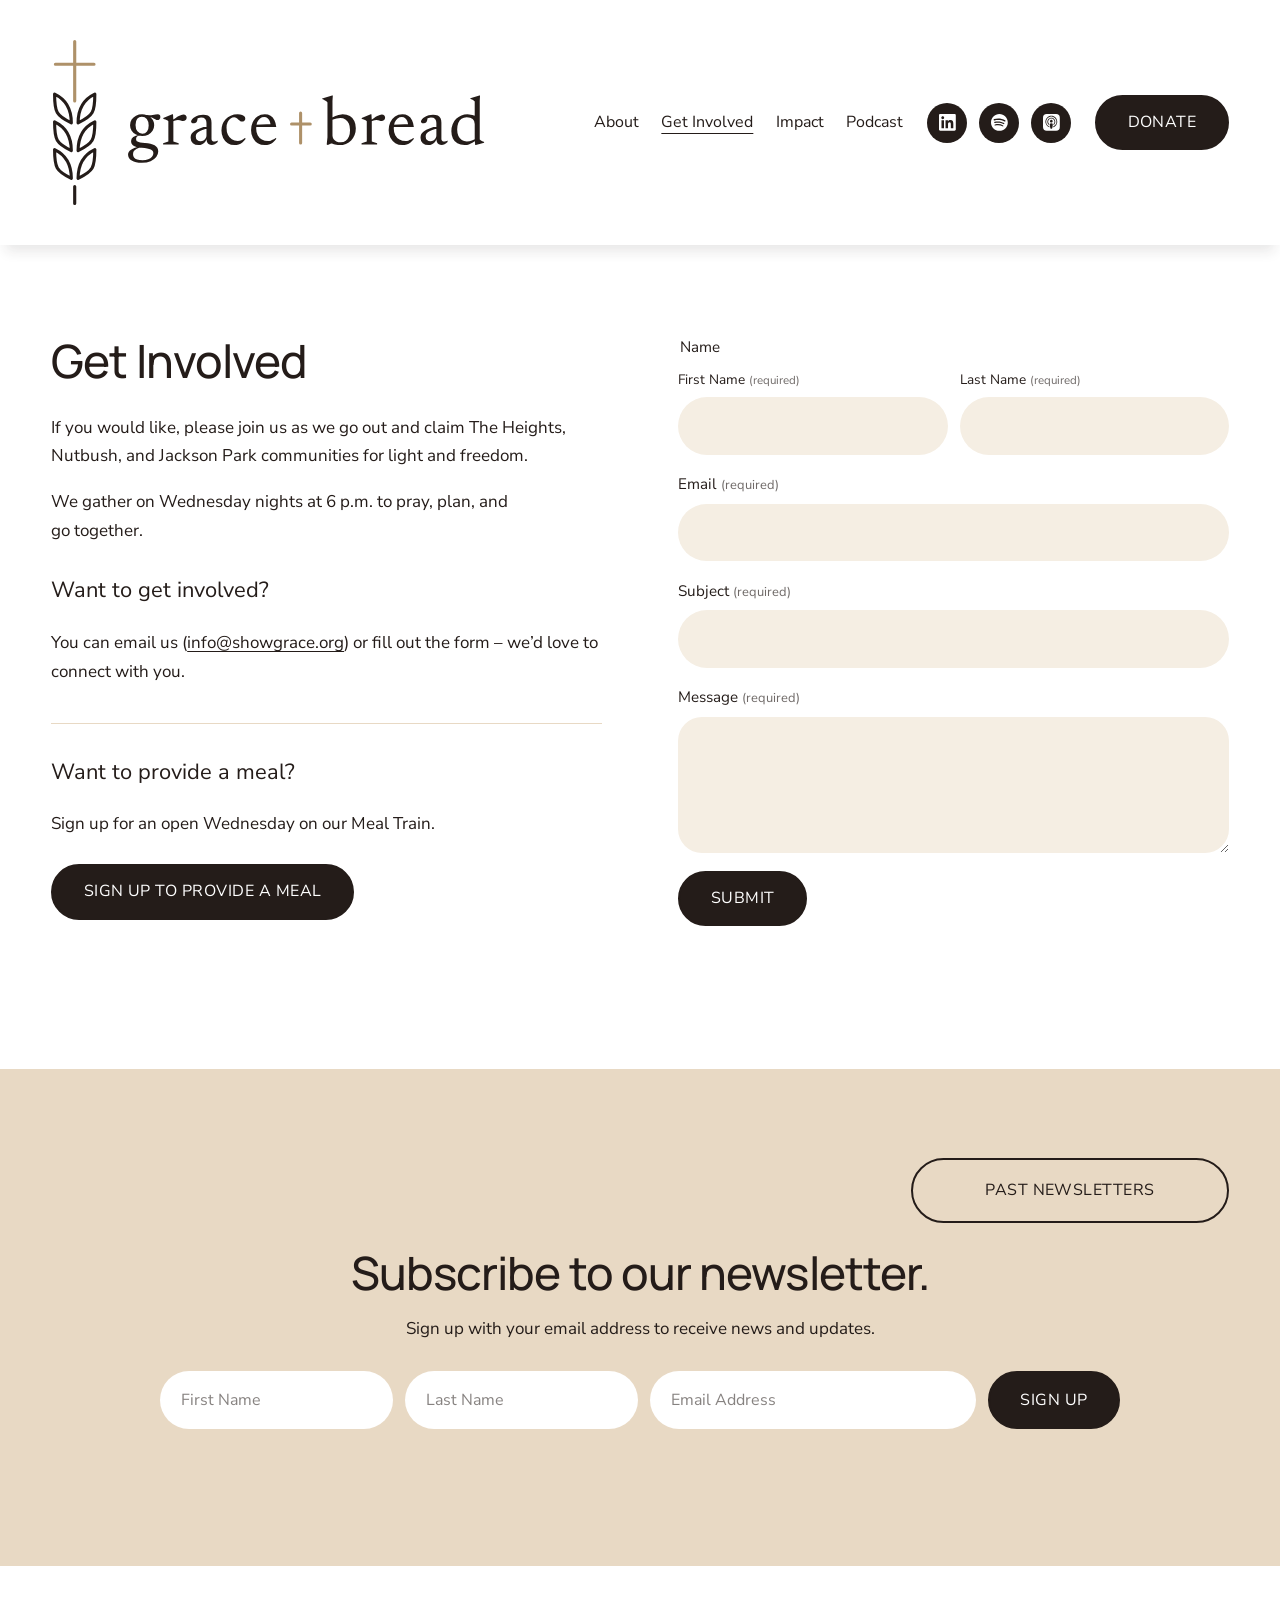
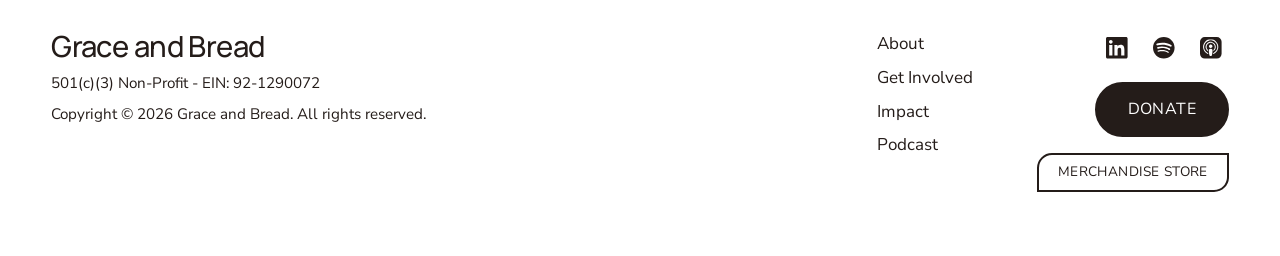
<file: volunteer/index.html>
<!doctype html>
<html lang="en-US">
<head>
<meta charset="utf-8">
<meta name="viewport" content="width=device-width, initial-scale=1">
<title>Get Involved | Grace and Bread</title>
<meta name="description" content="Join our community efforts to bring light and freedom to The Heights, Nutbush, and Jackson Park. Get involved through prayer, planning, or donations.">
<link rel="canonical" href="https://graceandbread.org/volunteer">
<meta name="theme-color" content="#241C19">
<meta property="og:site_name" content="Grace and Bread">
<meta property="og:type" content="website">
<meta property="og:title" content="Get Involved | Grace and Bread">
<meta property="og:description" content="Join our community efforts to bring light and freedom to The Heights, Nutbush, and Jackson Park. Get involved through prayer, planning, or donations.">
<meta property="og:url" content="https://graceandbread.org/volunteer">
<meta property="og:image" content="https://graceandbread.org/assets/brand/og-image.jpg">
<meta name="twitter:card" content="summary_large_image">
<link rel="icon" href="../favicon.svg" type="image/svg+xml">
<link rel="icon" href="../favicon-32.png" sizes="32x32" type="image/png">
<link rel="apple-touch-icon" href="../apple-touch-icon.png">
<link rel="preload" href="../assets/fonts/manrope.woff2" as="font" type="font/woff2" crossorigin>
<link rel="preload" href="../assets/fonts/nunito-sans.woff2" as="font" type="font/woff2" crossorigin>
<link rel="stylesheet" href="../assets/css/site.css">
</head>
<body>
<a class="skip-link" href="#main">Skip to content</a>
<header class="site-header">
  <div class="container header-inner">
    <a class="site-logo" href="../" aria-label="Grace and Bread home">
      <img src="../assets/brand/gb-horizontal-ink.svg" alt="grace + bread" width="1386" height="537">
    </a>
    <div class="header-right">
      <nav class="site-nav" aria-label="Main">
        <a href="../about/">About</a>
        <a href="../volunteer/" aria-current="page">Get Involved</a>
        <a href="https://impact.graceandbread.org" target="_blank" rel="noopener">Impact</a>
        <a href="../neighbors-on-the-street/">Podcast</a>
      </nav>
      <div class="social"><a class="icon-link" href="https://www.linkedin.com/company/grace-and-bread" target="_blank" rel="noopener" aria-label="LinkedIn"><svg viewBox="0 0 24 24" aria-hidden="true" focusable="false"><path d="M20.447 20.452h-3.554v-5.569c0-1.328-.027-3.037-1.852-3.037-1.853 0-2.136 1.445-2.136 2.939v5.667H9.351V9h3.414v1.561h.046c.477-.9 1.637-1.85 3.37-1.85 3.601 0 4.267 2.37 4.267 5.455v6.286zM5.337 7.433c-1.144 0-2.063-.926-2.063-2.065 0-1.138.92-2.063 2.063-2.063 1.14 0 2.064.925 2.064 2.063 0 1.139-.925 2.065-2.064 2.065zm1.782 13.019H3.555V9h3.564v11.452zM22.225 0H1.771C.792 0 0 .774 0 1.729v20.542C0 23.227.792 24 1.771 24h20.451C23.2 24 24 23.227 24 22.271V1.729C24 .774 23.2 0 22.222 0h.003z"/></svg></a><a class="icon-link" href="https://open.spotify.com/show/1ldvB0Y8aGOqSL68YrGLQc" target="_blank" rel="noopener" aria-label="Spotify"><svg viewBox="0 0 24 24" aria-hidden="true" focusable="false"><path d="M12 0C5.4 0 0 5.4 0 12s5.4 12 12 12 12-5.4 12-12S18.66 0 12 0zm5.521 17.34c-.24.359-.66.48-1.021.24-2.82-1.74-6.36-2.101-10.561-1.141-.418.122-.779-.179-.899-.539-.12-.421.18-.78.54-.9 4.56-1.021 8.52-.6 11.64 1.32.42.18.479.659.301 1.02zm1.44-3.3c-.301.42-.841.6-1.262.3-3.239-1.98-8.159-2.58-11.939-1.38-.479.12-1.02-.12-1.14-.6-.12-.48.12-1.021.6-1.141C9.6 9.9 15 10.561 18.72 12.84c.361.181.54.78.241 1.2zm.12-3.36C15.24 8.4 8.82 8.16 5.16 9.301c-.6.179-1.2-.181-1.38-.721-.18-.601.18-1.2.72-1.381 4.26-1.26 11.28-1.02 15.721 1.621.539.3.719 1.02.419 1.56-.299.421-1.02.599-1.559.3z"/></svg></a><a class="icon-link" href="https://podcasts.apple.com/us/podcast/neighbors-on-the-street/id1845269344" target="_blank" rel="noopener" aria-label="Apple Podcasts"><svg viewBox="0 0 24 24" aria-hidden="true" focusable="false"><path d="M5.34 0A5.328 5.328 0 000 5.34v13.32A5.328 5.328 0 005.34 24h13.32A5.328 5.328 0 0024 18.66V5.34A5.328 5.328 0 0018.66 0zm6.525 2.568c2.336 0 4.448.902 6.056 2.587 1.224 1.272 1.912 2.619 2.264 4.392.12.59.12 2.2.007 2.864a8.506 8.506 0 01-3.24 5.296c-.608.46-2.096 1.261-2.336 1.261-.088 0-.096-.091-.056-.46.072-.592.144-.715.48-.856.536-.224 1.448-.874 2.008-1.435a7.644 7.644 0 002.008-3.536c.208-.824.184-2.656-.048-3.504-.728-2.696-2.928-4.792-5.624-5.352-.784-.16-2.208-.16-3 0-2.728.56-4.984 2.76-5.672 5.528-.184.752-.184 2.584 0 3.336.456 1.832 1.64 3.512 3.192 4.512.304.2.672.408.824.472.336.144.408.264.472.856.04.36.03.464-.056.464-.056 0-.464-.176-.896-.384l-.04-.03c-2.472-1.216-4.056-3.274-4.632-6.012-.144-.706-.168-2.392-.03-3.04.36-1.74 1.048-3.1 2.192-4.304 1.648-1.737 3.768-2.656 6.128-2.656zm.134 2.81c.409.004.803.04 1.106.106 2.784.62 4.76 3.408 4.376 6.174-.152 1.114-.536 2.03-1.216 2.88-.336.43-1.152 1.15-1.296 1.15-.023 0-.048-.272-.048-.603v-.605l.416-.496c1.568-1.878 1.456-4.502-.256-6.224-.664-.67-1.432-1.064-2.424-1.246-.64-.118-.776-.118-1.448-.008-1.02.167-1.81.562-2.512 1.256-1.72 1.704-1.832 4.342-.264 6.222l.413.496v.608c0 .336-.027.608-.06.608-.03 0-.264-.16-.512-.36l-.034-.011c-.832-.664-1.568-1.842-1.872-2.997-.184-.698-.184-2.024.008-2.72.504-1.878 1.888-3.335 3.808-4.019.41-.145 1.133-.22 1.814-.211zm-.13 2.99c.31 0 .62.06.844.178.488.253.888.745 1.04 1.259.464 1.578-1.208 2.96-2.72 2.254h-.015c-.712-.331-1.096-.956-1.104-1.77 0-.733.408-1.371 1.112-1.745.224-.117.534-.176.844-.176zm-.011 4.728c.988-.004 1.706.349 1.97.97.198.464.124 1.932-.218 4.302-.232 1.656-.36 2.074-.68 2.356-.44.39-1.064.498-1.656.288h-.003c-.716-.257-.87-.605-1.164-2.644-.341-2.37-.416-3.838-.218-4.302.262-.616.974-.966 1.97-.97z"/></svg></a></div>
      <a class="btn btn--primary" href="https://www.zeffy.com/en-US/donation-form/501f2f33-2c6e-4ce9-b588-f0e57f0bc025" target="_blank" rel="noopener">Donate</a>
    </div>
    <button class="menu-toggle" type="button" aria-controls="mobile-menu" aria-expanded="false" aria-label="Open menu"><span></span><span></span><span></span></button>
  </div>
</header>
<script>document.documentElement.style.setProperty("--header-h", document.querySelector(".site-header").offsetHeight + "px")</script>
<div class="mobile-menu" id="mobile-menu" role="dialog" aria-modal="true" aria-label="Menu" hidden>
  <button class="menu-close" type="button" aria-label="Close menu">&times;</button>
  <nav aria-label="Mobile">
        <a href="../about/">About</a>
        <a href="../volunteer/" aria-current="page">Get Involved</a>
        <a href="https://impact.graceandbread.org" target="_blank" rel="noopener">Impact</a>
        <a href="../neighbors-on-the-street/">Podcast</a>
  </nav>
  <div class="social"><a class="icon-link" href="https://www.linkedin.com/company/grace-and-bread" target="_blank" rel="noopener" aria-label="LinkedIn"><svg viewBox="0 0 24 24" aria-hidden="true" focusable="false"><path d="M20.447 20.452h-3.554v-5.569c0-1.328-.027-3.037-1.852-3.037-1.853 0-2.136 1.445-2.136 2.939v5.667H9.351V9h3.414v1.561h.046c.477-.9 1.637-1.85 3.37-1.85 3.601 0 4.267 2.37 4.267 5.455v6.286zM5.337 7.433c-1.144 0-2.063-.926-2.063-2.065 0-1.138.92-2.063 2.063-2.063 1.14 0 2.064.925 2.064 2.063 0 1.139-.925 2.065-2.064 2.065zm1.782 13.019H3.555V9h3.564v11.452zM22.225 0H1.771C.792 0 0 .774 0 1.729v20.542C0 23.227.792 24 1.771 24h20.451C23.2 24 24 23.227 24 22.271V1.729C24 .774 23.2 0 22.222 0h.003z"/></svg></a><a class="icon-link" href="https://open.spotify.com/show/1ldvB0Y8aGOqSL68YrGLQc" target="_blank" rel="noopener" aria-label="Spotify"><svg viewBox="0 0 24 24" aria-hidden="true" focusable="false"><path d="M12 0C5.4 0 0 5.4 0 12s5.4 12 12 12 12-5.4 12-12S18.66 0 12 0zm5.521 17.34c-.24.359-.66.48-1.021.24-2.82-1.74-6.36-2.101-10.561-1.141-.418.122-.779-.179-.899-.539-.12-.421.18-.78.54-.9 4.56-1.021 8.52-.6 11.64 1.32.42.18.479.659.301 1.02zm1.44-3.3c-.301.42-.841.6-1.262.3-3.239-1.98-8.159-2.58-11.939-1.38-.479.12-1.02-.12-1.14-.6-.12-.48.12-1.021.6-1.141C9.6 9.9 15 10.561 18.72 12.84c.361.181.54.78.241 1.2zm.12-3.36C15.24 8.4 8.82 8.16 5.16 9.301c-.6.179-1.2-.181-1.38-.721-.18-.601.18-1.2.72-1.381 4.26-1.26 11.28-1.02 15.721 1.621.539.3.719 1.02.419 1.56-.299.421-1.02.599-1.559.3z"/></svg></a><a class="icon-link" href="https://podcasts.apple.com/us/podcast/neighbors-on-the-street/id1845269344" target="_blank" rel="noopener" aria-label="Apple Podcasts"><svg viewBox="0 0 24 24" aria-hidden="true" focusable="false"><path d="M5.34 0A5.328 5.328 0 000 5.34v13.32A5.328 5.328 0 005.34 24h13.32A5.328 5.328 0 0024 18.66V5.34A5.328 5.328 0 0018.66 0zm6.525 2.568c2.336 0 4.448.902 6.056 2.587 1.224 1.272 1.912 2.619 2.264 4.392.12.59.12 2.2.007 2.864a8.506 8.506 0 01-3.24 5.296c-.608.46-2.096 1.261-2.336 1.261-.088 0-.096-.091-.056-.46.072-.592.144-.715.48-.856.536-.224 1.448-.874 2.008-1.435a7.644 7.644 0 002.008-3.536c.208-.824.184-2.656-.048-3.504-.728-2.696-2.928-4.792-5.624-5.352-.784-.16-2.208-.16-3 0-2.728.56-4.984 2.76-5.672 5.528-.184.752-.184 2.584 0 3.336.456 1.832 1.64 3.512 3.192 4.512.304.2.672.408.824.472.336.144.408.264.472.856.04.36.03.464-.056.464-.056 0-.464-.176-.896-.384l-.04-.03c-2.472-1.216-4.056-3.274-4.632-6.012-.144-.706-.168-2.392-.03-3.04.36-1.74 1.048-3.1 2.192-4.304 1.648-1.737 3.768-2.656 6.128-2.656zm.134 2.81c.409.004.803.04 1.106.106 2.784.62 4.76 3.408 4.376 6.174-.152 1.114-.536 2.03-1.216 2.88-.336.43-1.152 1.15-1.296 1.15-.023 0-.048-.272-.048-.603v-.605l.416-.496c1.568-1.878 1.456-4.502-.256-6.224-.664-.67-1.432-1.064-2.424-1.246-.64-.118-.776-.118-1.448-.008-1.02.167-1.81.562-2.512 1.256-1.72 1.704-1.832 4.342-.264 6.222l.413.496v.608c0 .336-.027.608-.06.608-.03 0-.264-.16-.512-.36l-.034-.011c-.832-.664-1.568-1.842-1.872-2.997-.184-.698-.184-2.024.008-2.72.504-1.878 1.888-3.335 3.808-4.019.41-.145 1.133-.22 1.814-.211zm-.13 2.99c.31 0 .62.06.844.178.488.253.888.745 1.04 1.259.464 1.578-1.208 2.96-2.72 2.254h-.015c-.712-.331-1.096-.956-1.104-1.77 0-.733.408-1.371 1.112-1.745.224-.117.534-.176.844-.176zm-.011 4.728c.988-.004 1.706.349 1.97.97.198.464.124 1.932-.218 4.302-.232 1.656-.36 2.074-.68 2.356-.44.39-1.064.498-1.656.288h-.003c-.716-.257-.87-.605-1.164-2.644-.341-2.37-.416-3.838-.218-4.302.262-.616.974-.966 1.97-.97z"/></svg></a></div>
  <a class="btn btn--primary" href="https://www.zeffy.com/en-US/donation-form/501f2f33-2c6e-4ce9-b588-f0e57f0bc025" target="_blank" rel="noopener">Donate</a>
</div>
<main id="main">
<section class="section under-header">
  <div class="container split">
    <div>
      <h1 class="h2">Get Involved</h1>
      <p>If you would like, please join us as we go out and claim The Heights, Nutbush, and Jackson Park communities for light and freedom.</p>
      <p>We gather on Wednesday nights at 6 p.m. to pray, plan, and go together.</p>
      <p class="large" style="margin-top:1.75rem">Want to get involved?</p>
      <p>You can email us (<a href="mailto:info@showgrace.org">info@showgrace.org</a>) or fill out the form &ndash; we&rsquo;d love to connect with you.</p>

      <div class="aside-cta">
        <p class="large">Want to provide a meal?</p>
        <p>Sign up for an open Wednesday on our Meal Train.</p>
        <a class="btn btn--primary" href="https://www.mealtrain.com/trains/ydnv3y" target="_blank" rel="noopener">Sign up to provide a meal</a>
      </div>
    </div>
    <div>
      <form class="form-stack" action="https://formspree.io/f/mrpbjaqd" method="POST" data-contact>
        <input type="hidden" name="_subject" value="New message from the Get Involved form (graceandbread.org)">
        <input class="form__hp" type="text" name="_gotcha" tabindex="-1" autocomplete="off" aria-hidden="true">
        <fieldset class="field">
          <legend>Name</legend>
          <div class="name-pair">
            <div class="field"><label for="gi-first">First Name <span class="req">(required)</span></label><input id="gi-first" name="First Name" autocomplete="given-name" required></div>
            <div class="field"><label for="gi-last">Last Name <span class="req">(required)</span></label><input id="gi-last" name="Last Name" autocomplete="family-name" required></div>
          </div>
        </fieldset>
        <div class="field"><label for="gi-email">Email <span class="req">(required)</span></label><input id="gi-email" type="email" name="email" autocomplete="email" required></div>
        <div class="field"><label for="gi-subject">Subject <span class="req">(required)</span></label><input id="gi-subject" name="Subject" required></div>
        <div class="field"><label for="gi-msg">Message <span class="req">(required)</span></label><textarea id="gi-msg" name="Message" required></textarea></div>
        <button class="btn btn--primary" type="submit">Submit</button>
        <p class="form__status" role="status" aria-live="polite"></p>
      </form>
      <p class="form__done" tabindex="-1" hidden>Thank you!</p>
    </div>
  </div>
</section>

<section class="section newsletter" data-theme="bright-inverse" aria-labelledby="nl-title">
  <div class="container">
    <div class="newsletter-archive"><a class="btn btn--secondary btn--large" href="https://us17.campaign-archive.com/home/?u=65bce3fe601ee6ae03822fba6&amp;id=89d9757425" target="_blank" rel="noopener">Past Newsletters</a></div>
    <div class="newsletter-block">
      <h2 id="nl-title">Subscribe to our newsletter.</h2>
      <p>Sign up with your email address to receive news and updates.</p>
      <div>
        <form class="form-inline" action="https://graceandbread.us17.list-manage.com/subscribe/post?u=65bce3fe601ee6ae03822fba6&amp;id=89d9757425" method="POST" target="_blank" data-mailchimp>
          <div class="field"><label class="visually-hidden" for="nl-first">First Name</label><input id="nl-first" name="FNAME" placeholder="First Name" autocomplete="given-name" maxlength="30"></div>
          <div class="field"><label class="visually-hidden" for="nl-last">Last Name</label><input id="nl-last" name="LNAME" placeholder="Last Name" autocomplete="family-name" maxlength="30"></div>
          <div class="field field--email"><label class="visually-hidden" for="nl-email">Email Address</label><input id="nl-email" type="email" name="EMAIL" placeholder="Email Address" autocomplete="email" required></div>
          <button class="btn btn--primary" type="submit">Sign Up</button>
          <div class="form__hp" aria-hidden="true"><input type="text" name="b_65bce3fe601ee6ae03822fba6_89d9757425" tabindex="-1" value=""></div>
          <p class="form__status" role="status" aria-live="polite" style="grid-column:1/-1"></p>
        </form>
        <p class="form__done" tabindex="-1" hidden>Thank you!<small></small></p>
      </div>
    </div>
  </div>
</section>
</main>
<footer class="site-footer">
  <div class="container footer-grid">
    <div class="footer-info">
      <h3>Grace and Bread</h3>
      <p>501(c)(3) Non-Profit - EIN: 92-1290072</p>
      <p>Copyright &copy; <span data-year>2026</span> Grace and Bread. All rights reserved.</p>
    </div>
    <nav class="footer-nav" aria-label="Footer">
        <a href="../about/">About</a>
        <a href="../volunteer/">Get Involved</a>
        <a href="https://impact.graceandbread.org" target="_blank" rel="noopener">Impact</a>
        <a href="../neighbors-on-the-street/">Podcast</a>
    </nav>
    <div class="footer-actions">
      <div class="social"><a class="icon-link" href="https://www.linkedin.com/company/grace-and-bread" target="_blank" rel="noopener" aria-label="LinkedIn"><svg viewBox="0 0 24 24" aria-hidden="true" focusable="false"><path d="M20.447 20.452h-3.554v-5.569c0-1.328-.027-3.037-1.852-3.037-1.853 0-2.136 1.445-2.136 2.939v5.667H9.351V9h3.414v1.561h.046c.477-.9 1.637-1.85 3.37-1.85 3.601 0 4.267 2.37 4.267 5.455v6.286zM5.337 7.433c-1.144 0-2.063-.926-2.063-2.065 0-1.138.92-2.063 2.063-2.063 1.14 0 2.064.925 2.064 2.063 0 1.139-.925 2.065-2.064 2.065zm1.782 13.019H3.555V9h3.564v11.452zM22.225 0H1.771C.792 0 0 .774 0 1.729v20.542C0 23.227.792 24 1.771 24h20.451C23.2 24 24 23.227 24 22.271V1.729C24 .774 23.2 0 22.222 0h.003z"/></svg></a><a class="icon-link" href="https://open.spotify.com/show/1ldvB0Y8aGOqSL68YrGLQc" target="_blank" rel="noopener" aria-label="Spotify"><svg viewBox="0 0 24 24" aria-hidden="true" focusable="false"><path d="M12 0C5.4 0 0 5.4 0 12s5.4 12 12 12 12-5.4 12-12S18.66 0 12 0zm5.521 17.34c-.24.359-.66.48-1.021.24-2.82-1.74-6.36-2.101-10.561-1.141-.418.122-.779-.179-.899-.539-.12-.421.18-.78.54-.9 4.56-1.021 8.52-.6 11.64 1.32.42.18.479.659.301 1.02zm1.44-3.3c-.301.42-.841.6-1.262.3-3.239-1.98-8.159-2.58-11.939-1.38-.479.12-1.02-.12-1.14-.6-.12-.48.12-1.021.6-1.141C9.6 9.9 15 10.561 18.72 12.84c.361.181.54.78.241 1.2zm.12-3.36C15.24 8.4 8.82 8.16 5.16 9.301c-.6.179-1.2-.181-1.38-.721-.18-.601.18-1.2.72-1.381 4.26-1.26 11.28-1.02 15.721 1.621.539.3.719 1.02.419 1.56-.299.421-1.02.599-1.559.3z"/></svg></a><a class="icon-link" href="https://podcasts.apple.com/us/podcast/neighbors-on-the-street/id1845269344" target="_blank" rel="noopener" aria-label="Apple Podcasts"><svg viewBox="0 0 24 24" aria-hidden="true" focusable="false"><path d="M5.34 0A5.328 5.328 0 000 5.34v13.32A5.328 5.328 0 005.34 24h13.32A5.328 5.328 0 0024 18.66V5.34A5.328 5.328 0 0018.66 0zm6.525 2.568c2.336 0 4.448.902 6.056 2.587 1.224 1.272 1.912 2.619 2.264 4.392.12.59.12 2.2.007 2.864a8.506 8.506 0 01-3.24 5.296c-.608.46-2.096 1.261-2.336 1.261-.088 0-.096-.091-.056-.46.072-.592.144-.715.48-.856.536-.224 1.448-.874 2.008-1.435a7.644 7.644 0 002.008-3.536c.208-.824.184-2.656-.048-3.504-.728-2.696-2.928-4.792-5.624-5.352-.784-.16-2.208-.16-3 0-2.728.56-4.984 2.76-5.672 5.528-.184.752-.184 2.584 0 3.336.456 1.832 1.64 3.512 3.192 4.512.304.2.672.408.824.472.336.144.408.264.472.856.04.36.03.464-.056.464-.056 0-.464-.176-.896-.384l-.04-.03c-2.472-1.216-4.056-3.274-4.632-6.012-.144-.706-.168-2.392-.03-3.04.36-1.74 1.048-3.1 2.192-4.304 1.648-1.737 3.768-2.656 6.128-2.656zm.134 2.81c.409.004.803.04 1.106.106 2.784.62 4.76 3.408 4.376 6.174-.152 1.114-.536 2.03-1.216 2.88-.336.43-1.152 1.15-1.296 1.15-.023 0-.048-.272-.048-.603v-.605l.416-.496c1.568-1.878 1.456-4.502-.256-6.224-.664-.67-1.432-1.064-2.424-1.246-.64-.118-.776-.118-1.448-.008-1.02.167-1.81.562-2.512 1.256-1.72 1.704-1.832 4.342-.264 6.222l.413.496v.608c0 .336-.027.608-.06.608-.03 0-.264-.16-.512-.36l-.034-.011c-.832-.664-1.568-1.842-1.872-2.997-.184-.698-.184-2.024.008-2.72.504-1.878 1.888-3.335 3.808-4.019.41-.145 1.133-.22 1.814-.211zm-.13 2.99c.31 0 .62.06.844.178.488.253.888.745 1.04 1.259.464 1.578-1.208 2.96-2.72 2.254h-.015c-.712-.331-1.096-.956-1.104-1.77 0-.733.408-1.371 1.112-1.745.224-.117.534-.176.844-.176zm-.011 4.728c.988-.004 1.706.349 1.97.97.198.464.124 1.932-.218 4.302-.232 1.656-.36 2.074-.68 2.356-.44.39-1.064.498-1.656.288h-.003c-.716-.257-.87-.605-1.164-2.644-.341-2.37-.416-3.838-.218-4.302.262-.616.974-.966 1.97-.97z"/></svg></a></div>
      <a class="btn btn--primary" href="https://www.zeffy.com/en-US/donation-form/501f2f33-2c6e-4ce9-b588-f0e57f0bc025" target="_blank" rel="noopener">Donate</a>
      <a class="btn btn--tertiary" href="https://www.bonfire.com/store/graceandbread/" target="_blank" rel="noopener">Merchandise Store</a>
    </div>
  </div>
</footer>
<script src="../assets/js/site.js" defer></script>
</body>
</html>
</file>
<file: assets/css/site.css>
/* =====================================================================
   Grace and Bread — site styles
   Same layout, fonts, and section themes as the Squarespace site,
   with colors taken from the new logo.
   ===================================================================== */

/* ---------------------------------------------------------------------
   PALETTE — these five values drive every color on the site.
   Active: colors from the new logo.
   The old Squarespace colors, if you ever want them back:
     --black: #655A3F; --accent: #FBE19F; --light-accent: #FFF5D9; --dark-accent: #FFCF5A;
   --------------------------------------------------------------------- */
:root {
  --white: #FFFFFF;
  --black: #241C19;          /* logo ink */
  --accent: #E8D9C4;         /* logo cream */
  --light-accent: #F5EEE3;
  --dark-accent: #AE9169;    /* logo gold */
}

@font-face { font-family: "Manrope"; src: url("../fonts/manrope.woff2") format("woff2"); font-weight: 200 800; font-display: swap; }
@font-face { font-family: "Nunito Sans"; src: url("../fonts/nunito-sans.woff2") format("woff2"); font-weight: 200 1000; font-style: normal; font-display: swap; }
@font-face { font-family: "Nunito Sans"; src: url("../fonts/nunito-sans-italic.woff2") format("woff2"); font-weight: 200 1000; font-style: italic; font-display: swap; }

:root {
  --heading-font: "Manrope", "Segoe UI", system-ui, sans-serif;
  --body-font: "Nunito Sans", "Segoe UI", system-ui, sans-serif;
  --max: 1400px;
  --gutter: 4vw;
  --section-pad: clamp(3.5rem, 7vw, 6.5rem);
  --h1: clamp(2.5rem, 1.4rem + 3.3vw, 4.25rem);
  --h2: clamp(2rem, 1.35rem + 1.9vw, 3.1rem);
  --h3: clamp(1.4rem, 1.1rem + 0.9vw, 1.85rem);
  --h4: clamp(1.1rem, 1rem + 0.35vw, 1.3rem);
  --p: 1.0625rem;
  --p-large: clamp(1.2rem, 1.05rem + 0.4vw, 1.4rem);

  /* default (white) section theme */
  --bg: var(--white); --text: var(--black);
  --btn-bg: var(--black); --btn-text: var(--white);
  --outline: var(--black); --field-bg: var(--light-accent);
}
[data-theme="black"] {
  --bg: var(--black); --text: var(--white);
  --btn-bg: var(--accent); --btn-text: var(--black);
  --outline: var(--accent); --field-bg: var(--white);
}
[data-theme="bright-inverse"] {
  --bg: var(--accent); --text: var(--black);
  --btn-bg: var(--black); --btn-text: var(--white);
  --outline: var(--black); --field-bg: var(--white);
}

*, *::before, *::after { box-sizing: border-box; }
html { -webkit-text-size-adjust: 100%; }
body {
  margin: 0; background: var(--white); color: var(--black);
  font-family: var(--body-font); font-size: var(--p); line-height: 1.7;
  -webkit-font-smoothing: antialiased;
}
img, svg, iframe { display: block; max-width: 100%; }
h1, h2, h3, h4, .h2 {
  font-family: var(--heading-font); font-weight: 500;
  line-height: 1.12; letter-spacing: -0.02em;
  margin: 0 0 0.6em; color: var(--text); text-wrap: balance;
}
h1 { font-size: var(--h1); line-height: 1.06; }
h2, .h2 { font-size: var(--h2); }
h3 { font-size: var(--h3); }
h4 { font-size: var(--h4); letter-spacing: 0; }
p { margin: 0 0 1em; text-wrap: pretty; }
p:last-child { margin-bottom: 0; }
.large { font-size: var(--p-large); line-height: 1.5; }
a { color: inherit; text-underline-offset: 0.18em; }
a:hover { opacity: 0.8; }
:focus-visible { outline: 2px solid currentColor; outline-offset: 3px; }
.container { width: min(100% - 2 * var(--gutter), var(--max)); margin-inline: auto; }
.section { background: var(--bg); color: var(--text); padding-block: var(--section-pad); }
.under-header { padding-top: calc(var(--header-h, 13rem) + var(--section-pad)); }
.skip-link { position: absolute; left: 1rem; top: -5rem; z-index: 100; background: var(--black); color: var(--white); padding: .7rem 1.2rem; border-radius: 999px; }
.skip-link:focus { top: 1rem; }
.visually-hidden { position: absolute !important; width: 1px; height: 1px; overflow: hidden; clip: rect(0 0 0 0); white-space: nowrap; }

/* ------------------------------------------------------------ buttons */
.btn {
  display: inline-flex; align-items: center; justify-content: center;
  font: 400 1rem/1.2 var(--body-font); text-transform: uppercase; letter-spacing: 0.03em;
  padding: 1em 1.9em; border: 2px solid var(--btn-bg); border-radius: 999px;
  text-decoration: none; cursor: pointer; white-space: nowrap; transition: opacity .15s ease;
}
.btn:hover { opacity: .8; }
.btn--primary { background: var(--btn-bg); color: var(--btn-text); }
.btn--secondary { background: transparent; color: var(--outline); border-color: var(--outline); }
.btn--tertiary { background: transparent; color: var(--outline); border-color: var(--outline); border-radius: 1.1em 0; padding: .7em 1.4em; font-size: .85rem; }
.btn--large { padding: 1.3em 4.5em; font-size: 1rem; }
.btn[disabled] { opacity: .6; cursor: progress; }

/* ------------------------------------------------------------- header */
/* Sits over the top of each page and fades from white to clear, like the old site */
.site-header { position: absolute; top: 0; left: 0; right: 0; z-index: 20; }
.site-header::before {
  content: ""; position: absolute; inset: 0; z-index: -1;
  background: linear-gradient(var(--white), rgba(255, 255, 255, 0)); opacity: .85;
  box-shadow: 0 12px 12px -6px rgba(36, 28, 25, .12);
}
.header-inner { display: flex; align-items: center; justify-content: space-between; gap: 1.5rem; padding-block: 3vw; }
.site-logo img { width: clamp(240px, 34vw, 562px); height: auto; }
.header-right { display: flex; align-items: center; gap: 1.5rem; }
.site-nav { display: flex; gap: 1.4rem; }
.site-nav a { font-size: 1rem; text-decoration: none; color: var(--black); white-space: nowrap; }
.site-nav a[aria-current="page"] { text-decoration: underline; text-underline-offset: .4em; text-decoration-thickness: 1px; }
.social { display: flex; gap: .75rem; }
.icon-link { display: inline-grid; place-items: center; width: 2.5rem; height: 2.5rem; border-radius: 50%; background: var(--black); color: var(--white); }
.icon-link svg { width: 1.05rem; height: 1.05rem; fill: currentColor; }
.menu-toggle { display: none; background: none; border: 0; padding: .4rem; cursor: pointer; color: var(--black); }
.menu-toggle span { display: block; width: 28px; height: 2px; background: currentColor; margin: 6px 0; }
.mobile-menu {
  position: fixed; inset: 0; z-index: 50; background: var(--white);
  display: flex; flex-direction: column; align-items: center; justify-content: center; gap: 2rem;
  padding: 2rem var(--gutter); animation: fade .25s ease;
}
.mobile-menu[hidden] { display: none; }
.mobile-menu nav { display: flex; flex-direction: column; align-items: center; gap: .75rem; }
.mobile-menu nav a { font: 500 1.9rem/1.3 var(--heading-font); text-decoration: none; }
.mobile-menu .icon-link { width: 3rem; height: 3rem; }
.menu-close { position: absolute; top: 1.25rem; right: var(--gutter); background: none; border: 0; font-size: 2.4rem; line-height: 1; cursor: pointer; color: var(--black); }
@keyframes fade { from { opacity: 0; } }
@media (max-width: 1199px) {
  .header-right { display: none; }
  .menu-toggle { display: block; }
  .site-logo img { width: min(58vw, 380px); }
  .header-inner { padding-block: 4vw; }
}

/* --------------------------------------------------------------- hero */
.hero { position: relative; isolation: isolate; overflow: hidden; color: var(--text); }
.hero-bg { position: absolute; inset: 0; z-index: -2; width: 100%; height: 100%; object-fit: cover; }
.hero-overlay { position: absolute; inset: 0; z-index: -1; background: var(--bg); }
.hero .container {
  min-height: clamp(42rem, 64vw, 60rem); display: flex; flex-direction: column; justify-content: flex-end;
  padding-top: var(--header-h, 13rem); padding-bottom: clamp(3rem, 7vw, 6rem);
}
.hero-copy { max-width: 44rem; }
.hero-copy .large { margin-bottom: 1.5rem; }

.center-col { max-width: 44rem; margin-inline: auto; text-align: center; }
.center-col h4 { margin-bottom: 2.25rem; }

/* ---------------------------------------------------------- newsletter */
.newsletter-archive { display: flex; justify-content: flex-end; margin-bottom: 1.5rem; }
.newsletter-block { max-width: 60rem; margin-inline: auto; text-align: center; }
.newsletter-block h2 { margin-bottom: .35em; }
.newsletter-block > p { margin-bottom: 1.75rem; }
.form-inline { display: grid; gap: .75rem; grid-template-columns: 1fr 1fr 1.4fr auto; }
@media (max-width: 767px) {
  .form-inline { grid-template-columns: 1fr 1fr; }
  .form-inline .field--email, .form-inline .btn { grid-column: 1 / -1; }
  .newsletter-archive { justify-content: center; }
}

/* ---------------------------------------------------------------- forms */
.field { display: grid; gap: .35rem; text-align: left; }
.field label, .field legend { font-size: .95rem; color: var(--text); }
.field .req { opacity: .65; font-size: .85em; }
.field input, .field textarea {
  font: inherit; font-size: 1rem; color: var(--black);
  background: var(--field-bg); border: 0; border-radius: 999px; padding: .95rem 1.3rem; width: 100%;
}
.field textarea { border-radius: 1.5rem; min-height: 8.5rem; resize: vertical; }
.field input::placeholder, .field textarea::placeholder { color: var(--black); opacity: .55; }
.field input:focus, .field textarea:focus { outline: 2px solid var(--dark-accent); outline-offset: 1px; }
fieldset.field { border: 0; padding: 0; margin: 0; }
fieldset.field legend { margin-bottom: .5rem; }
.name-pair { display: grid; grid-template-columns: 1fr 1fr; gap: .75rem; }
.name-pair label { font-size: .85rem; }
.form-stack { display: grid; gap: 1.1rem; }
.form-stack .btn { justify-self: start; }
.form__hp { position: absolute; left: -9999px; }
.form__status { margin: .75rem 0 0; min-height: 1.4em; }
.form__status[data-state="error"] { font-weight: 700; }
.form__done { font: 500 var(--h3)/1.3 var(--heading-font); margin: 0; }
.form__done small { display: block; margin-top: .5rem; font: 400 1rem/1.5 var(--body-font); }
[hidden] { display: none !important; }

/* ------------------------------------------------ two-column page rows */
.rows { display: grid; gap: clamp(3rem, 6vw, 5rem); }
.row { display: grid; grid-template-columns: 5fr 7fr; gap: clamp(1.5rem, 4vw, 4rem); align-items: start; }
.row > :first-child { margin: 0; }
.row-body { max-width: 48rem; }
.split { display: grid; grid-template-columns: 1fr 1fr; gap: clamp(2rem, 6vw, 6rem); align-items: start; }
@media (max-width: 767px) { .row, .split { grid-template-columns: 1fr; } }

/* About: gradient that drifts toward the cursor, as on the old site */
.about-gradient { --gx: 50%; --gy: 40%; background: radial-gradient(70% 70% at var(--gx) var(--gy), var(--light-accent), var(--accent)); }
.founders { display: flex; justify-content: center; gap: clamp(2rem, 7vw, 5.5rem); }
.founder { margin: 0; text-align: center; width: clamp(150px, 13vw, 190px); }
.founder img { width: 100%; height: auto; aspect-ratio: 1; object-fit: cover; border-radius: 50%; background: var(--light-accent); }
.founder figcaption { margin-top: .8rem; }
.verse-quote { font-style: italic; margin-top: 1.5rem; }
.verse-ref { font-weight: 700; padding-left: 2.5rem; }
.values { margin: 0; padding-left: 1.3rem; }
.values > li { margin-bottom: .9rem; }
.values ul { margin: .25rem 0 0; padding-left: 1.3rem; list-style: circle; }

.aside-cta { margin-top: 2.25rem; padding-top: 2rem; border-top: 1px solid var(--accent); }
.aside-cta .btn { margin-top: .5rem; }

/* ------------------------------------------------------------- podcast */
.podcast-hero { padding: var(--header-h, 13rem) 0 var(--gutter); background: var(--white); }
.podcast-panel {
  position: relative; isolation: isolate; overflow: hidden;
  width: min(100% - 2 * var(--gutter), var(--max) + 2 * var(--gutter)); margin-inline: auto;
  padding: clamp(2.5rem, 4vw, 3.5rem) clamp(1.5rem, 4vw, 4rem) clamp(2.5rem, 5vw, 4.5rem);
}
.podcast-panel .hero-overlay { background: var(--white); opacity: .8; }
.podcast-top { display: grid; grid-template-columns: 1.1fr 1fr; gap: clamp(2rem, 5vw, 4rem); align-items: start; }
.podcast-embed iframe { width: 100%; height: 352px; border: 0; border-radius: 12px; }
.badges-title { margin-top: clamp(2.5rem, 5vw, 4rem); font-weight: 700; }
.badges { list-style: none; margin: 1.5rem 0 0; padding: 0; display: grid; grid-template-columns: repeat(6, minmax(0, 1fr)); gap: 1rem clamp(1rem, 2vw, 2rem); max-width: 44rem; }
.badges li { grid-column: span 2; }
.badges li:nth-child(4) { grid-column: 2 / span 2; }
.badges img { width: 100%; height: auto; }
@media (max-width: 767px) {
  .podcast-top { grid-template-columns: 1fr; }
  .badges { grid-template-columns: 1fr 1fr; max-width: 26rem; }
  .badges li, .badges li:nth-child(4) { grid-column: auto; }
}

/* -------------------------------------------------------------- footer */
.site-footer { padding-block: clamp(3rem, 5vw, 4.5rem); background: var(--white); color: var(--black); }
.footer-grid { display: grid; grid-template-columns: 1fr auto auto; gap: clamp(2rem, 5vw, 5rem); align-items: start; }
.footer-info h3 { margin-bottom: .5rem; }
.footer-info p { margin: 0 0 .35rem; font-size: .95rem; }
.footer-nav { display: flex; flex-direction: column; gap: .3rem; }
.footer-nav a { text-decoration: none; }
.footer-nav a:hover { text-decoration: underline; }
.footer-actions { display: flex; flex-direction: column; align-items: flex-end; gap: 1rem; }
.footer-actions .icon-link { background: none; color: var(--black); width: 2.2rem; height: 2.2rem; }
.footer-actions .icon-link svg { width: 1.35rem; height: 1.35rem; }
@media (max-width: 767px) {
  .footer-grid { grid-template-columns: 1fr 1fr; }
  .footer-info { grid-column: 1 / -1; order: 3; }
}

.page-message { text-align: center; max-width: 36rem; margin-inline: auto; }
.page-message p { margin-bottom: 2rem; }
@media (prefers-reduced-motion: reduce) { *, *::before, *::after { animation: none !important; transition: none !important; } }
</file>
